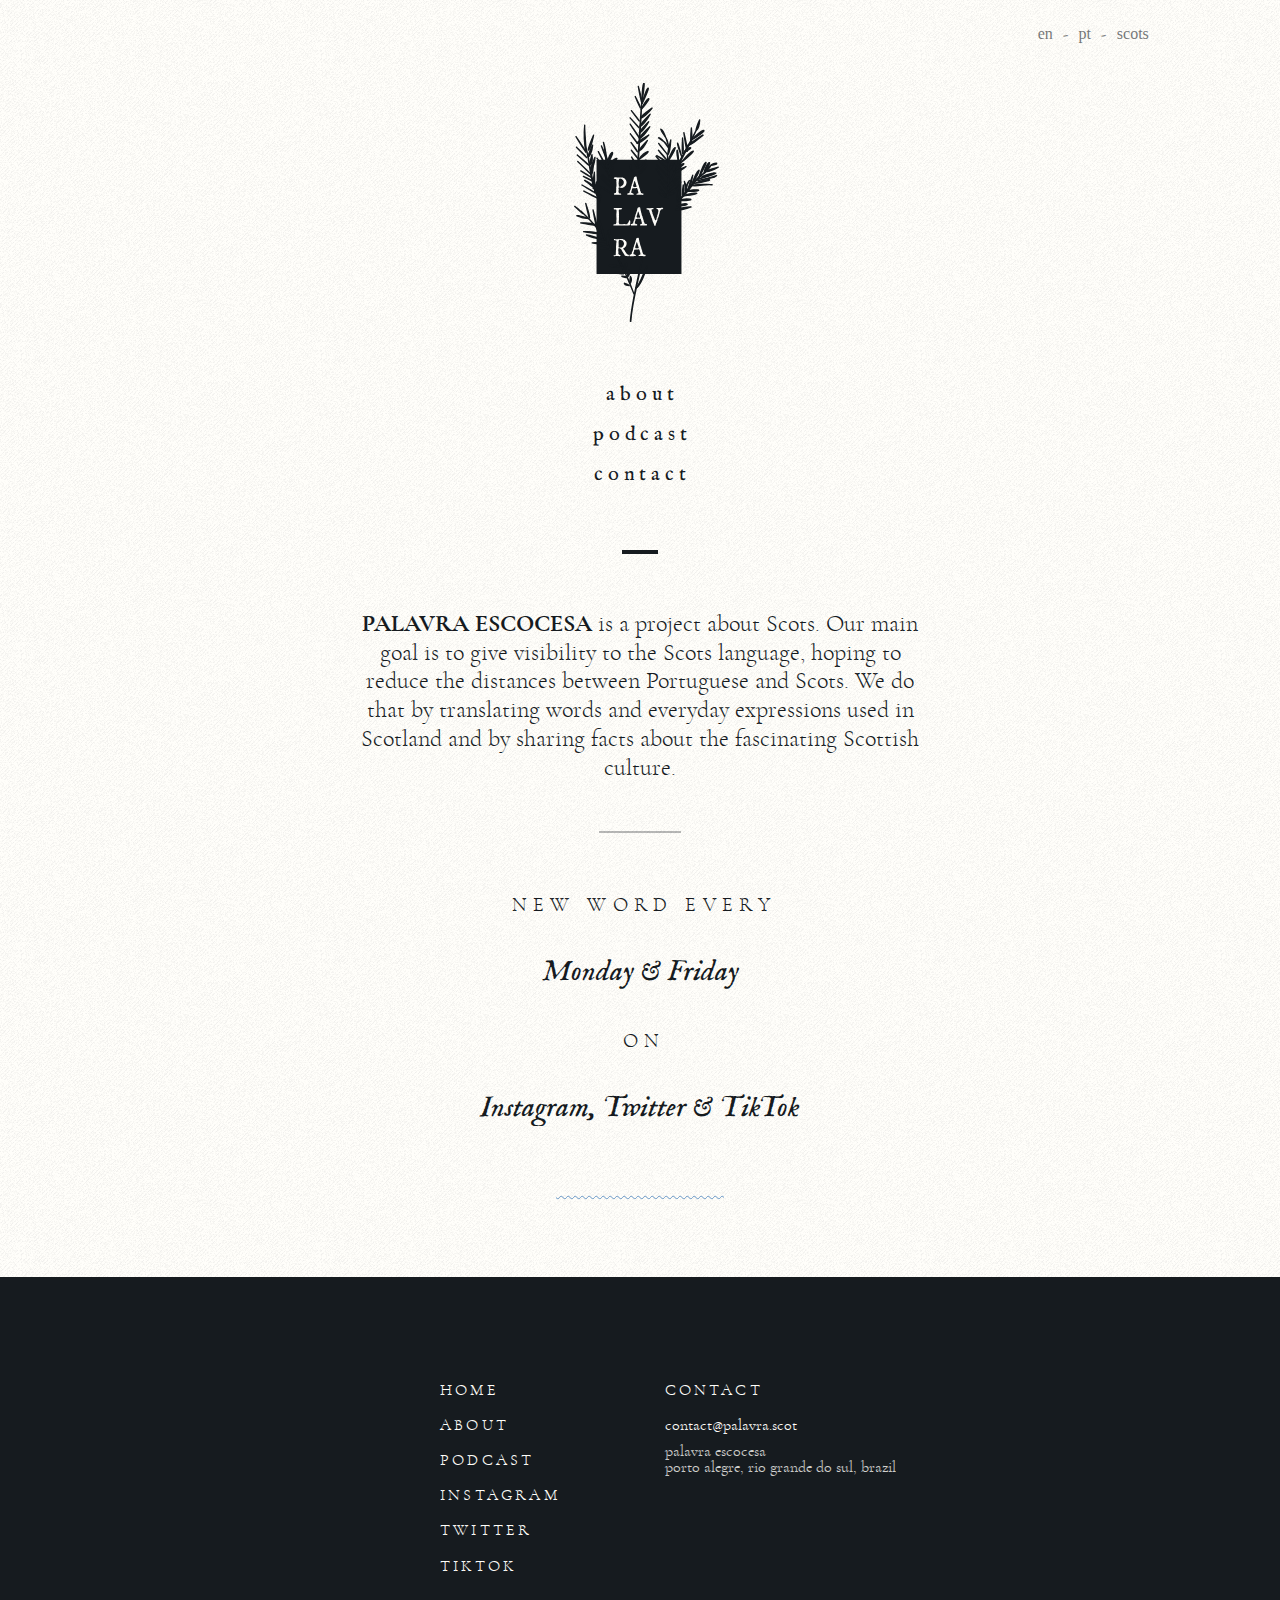
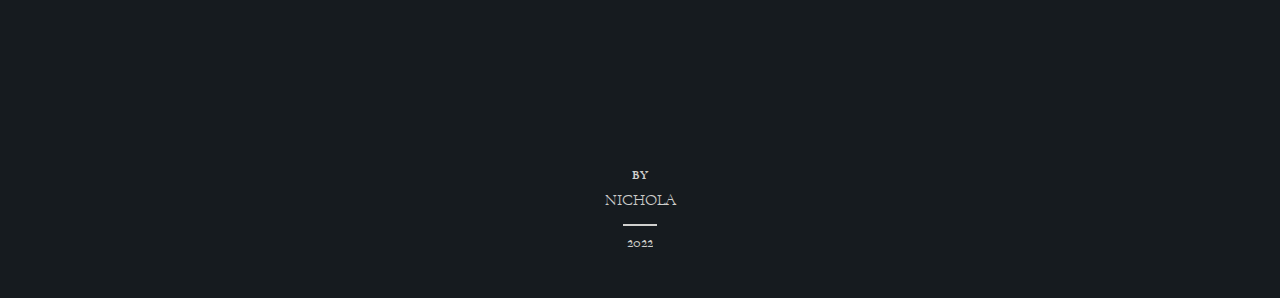
<file: en/index.html>
<!DOCTYPE html>
<html lang="en">
    <head>
        <meta charset="utf-8">
        <title>palavra escocesa</title>
        <meta name="viewport" content="width=device-width, initial-scale=1.0">
        
        <!-- css -->
        <link href="../resources/css/style.css" rel="stylesheet" type="text/css" />

        <!-- icon -->
        <link rel="icon" href="../resources/images/favicon-square.png" type="image/x-icon">

        <!-- twitter info -->
        <meta name="twitter:card" content="summary">
        <meta name="twitter:site" content="@palavraescocesa">
        <meta name="twitter:title" content="palavra escocesa">
        <meta name="twitter:description" content="learn more about scots and the scottish culture.">
        <meta name="twitter:image" content="https://palavra.scot/resources/images/site-feature.png">
        <meta name="twitter:image:alt" content="palavra escocesa logo">

        <!-- open graph info -->
        <meta property="og:locale" content="pt_br">
        <meta property="og:site_name" content="palavra escocesa">
        <meta property="og:type" content="article">
        <meta property="og:title" content="palavra escocesa">
        <meta property="og:url" content="https://palavra.scot/en">
        <meta property="og:description" content="learn more about scots and the scottish culture.">
    </head>
    <body>
        <nav id="header-idioms">
            <a href="https://palavra.scot/en" id="language-english">en</a>
            <p class="idiom-divider">-</p>
            <a href="https://palavra.scot" id="language-portuguese">pt</a>
            <p class="idiom-divider">-</p>
            <a href="https://palavra.scot/scots" id="language-scots">scots</a>
        </nav>
        <header>
            <div class="logo"> 
                <a href="https://palavra.scot/en" id="palavra-logo">
                    <img src="../resources/images/palavra.svg" alt="palavra escocesa logo:  
                    'palavra' is written in front of a branch of scots pine." class="logo-image"/>
                </a>
                <div class="contrast-with-logo"></div>
            </div>
            <nav class="menu">
                <ul>
                    <li class="menu-item">
                        <a href="https://palavra.scot/en/about" id="menu-sobre">about</a>
                    </li>
                    <li class="menu-item">
                        <a href="https://palavra.scot/en/podcast" id="menu-escoces">podcast</a>
                    </li>
                    <li class="menu-item">
                        <a href="https://palavra.scot/en/contact" id="menu-contato">contact</a>
                    </li>
                </ul>
            </nav>
            <hr class="divider header-divider">
        </header>
        <div class="description">
            <span class="first-word">Palavra Escocesa </span><p class="plain-text">is a project about Scots.
                Our main goal is to give visibility to the Scots language,
                hoping to reduce the distances between Portuguese and Scots.
                We do that by translating words and everyday expressions used in Scotland and
                by sharing facts about the fascinating Scottish culture.
            </p>
            <hr class="divider content-divider">
            <p class="announcement-text">new word every</p>
            <span class="accent-text">monday & friday</span>
            <p class="announcement-text">on</p>
            <span class="accent-text">
                <a href="https://instagram.com/palavraescocesa" class="link-in-text" 
                id="instagram-on-text">Instagram</a>,
                <a href="https://twitter.com/palavraescocesa" class="link-in-text" 
                id="twitter-on-text">Twitter</a> & 
                <a href="https://tiktok.com/@palavraescocesa" class="link-in-text" 
                id="tiktok-on-text">TikTok</a>
            </span>
            <div class="wavy-divider">&nbsp;&nbsp;</div>  
        </div>
        <footer>
            <div class="footer-content">
                <div class="footer-column">
                    <ul>
                        <li>
                            <a href="https://palavra.scot/en" 
                            id="footer-pagina-inicial">home</a>
                        </li>
                        <li>
                            <a href="https://palavra.scot/en/about" 
                            id="footer-sobre">about</a>
                        </li>
                        <li>
                            <a href="https://palavra.scot/en/podcast" 
                            id="footer-podcast">podcast</a>
                        </li>
                        <li>
                            <a target="_blank" href="https://instagram.com/palavraescocesa" 
                            id="footer-instagram">instagram</a>
                        </li>
                        <li>
                            <a target="_blank" href="https://twitter.com/palavraescocesa"
                            id="footer-twitter">twitter</a>
                        </li>
                        <li>
                            <a target="_blank" href="https://tiktok.com/@palavraescocesa"
                            id="footer-tiktok">tiktok</a>
                        </li>
                    </ul>
                </div>
                <div class="footer-column">
                    <ul>
                        <li>
                            <a href="https://palavra.scot/en/contact"
                            id="footer-contato">contact</a>
                        </li>
                        <li>
                            <p>
                                <a href="mailto:contact@palavra.scot" class="email"
                                id="footer-email">contact@palavra.scot</a>
                            </p>
                            <p id="footer-paragraph">
                                palavra escocesa
                                <br>
                                porto alegre, rio grande do sul, brazil
                            </p>
                            </a>
                        </li>
                    </ul>
                </div>
                <div class="footer-column footer-idioms">
                    <ul>
                        <li>
                            website language
                        </li>
                        <li>
                            <a href="https://palavra.scot/en" id="footer-language-english">english</a>
                        </li>
                        <li>
                            <a href="https://palavra.scot" id="footer-language-portuguese">português</a>
                        </li>
                        <li>
                            <a href="https://palavra.scot/scots" id="footer-language-scots">scots</a>
                        </li>
                    </ul>
                </div>
            </div>
            <p id="credits">
                <br>
                <span class="conjunction">by</span>
                <br>
                Nichola
            </p>
            <hr class="footer-divider">
            <p class="footer-year">2022</p>
        </footer>
    </body>
</html>
</file>
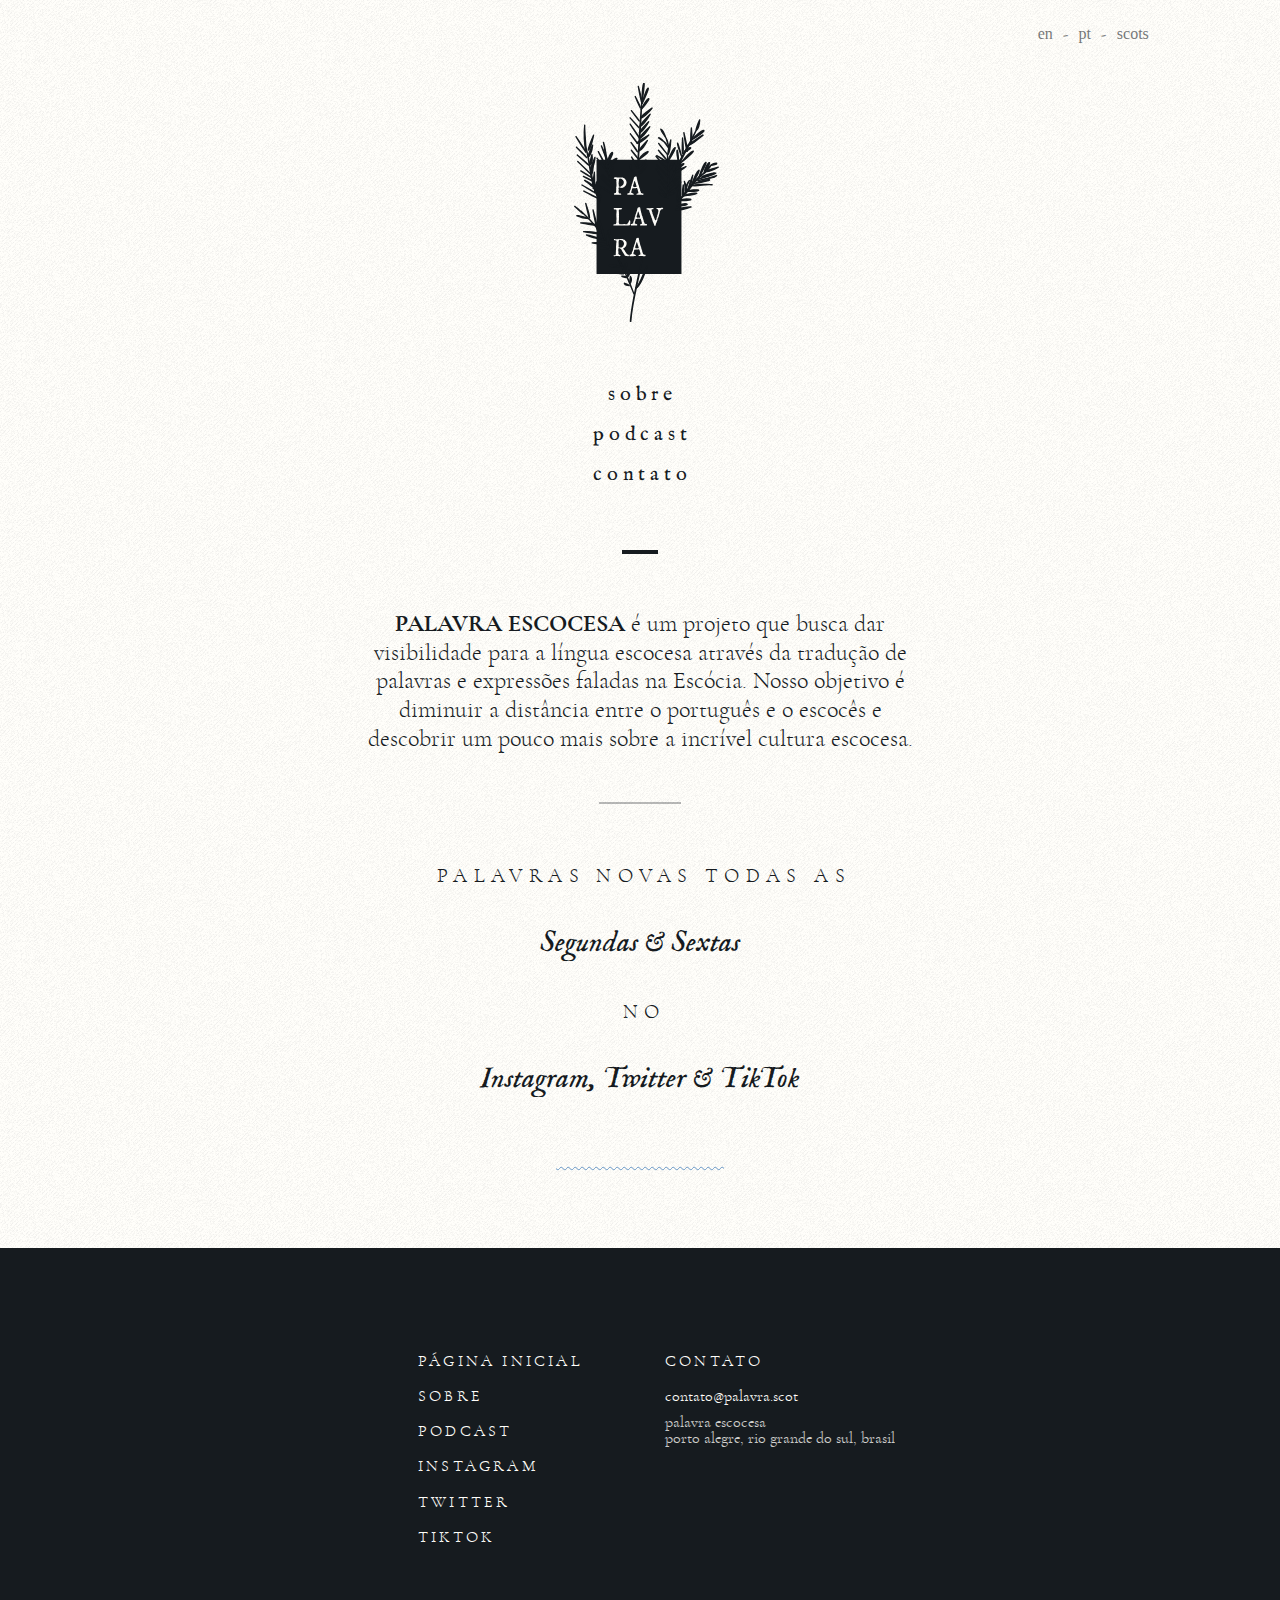
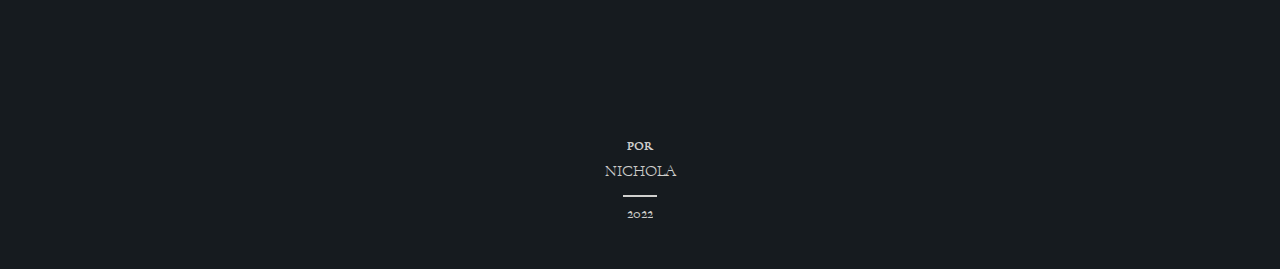
<file: pt/index.html>
<!DOCTYPE html>
<html lang="pt-BR">
    <head>
        <meta charset="utf-8">
        <title>palavra escocesa</title>
        <meta name="viewport" content="width=device-width, initial-scale=1.0">
        
        <!-- css -->
        <link href="../resources/css/style.css" rel="stylesheet" type="text/css" />

        <!-- icon -->
        <link rel="icon" href="../resources/images/favicon-square.png" type="image/x-icon">

        <!-- twitter info -->
        <meta name="twitter:card" content="summary">
        <meta name="twitter:site" content="@palavraescocesa">
        <meta name="twitter:title" content="palavra escocesa">
        <meta name="twitter:description" content="aprenda sobre a língua e a cultura escocesa.">
        <meta name="twitter:image" content="https://palavra.scot/resources/images/site-feature.png">
        <meta name="twitter:image:alt" content="logotipo do palavra escocesa">

        <!-- open graph info -->
        <meta property="og:locale" content="pt_br">
        <meta property="og:site_name" content="palavra escocesa">
        <meta property="og:type" content="article">
        <meta property="og:title" content="palavra escocesa">
        <meta property="og:url" content="https://palavra.scot/">
        <meta property="og:description" content="aprenda sobre a língua e a cultura escocesa.">
    </head>
    <body>
        <nav id="header-idioms">
            <a href="https://palavra.scot/en" id="language-english">en</a>
            <p class="idiom-divider">-</p>
            <a href="https://palavra.scot" id="language-portuguese">pt</a>
            <p class="idiom-divider">-</p>
            <a href="https://palavra.scot/scots" id="language-scots">scots</a>
        </nav>
            <header>
                <div class="logo"> 
                    <a href="https://palavra.scot" id="palavra-logo">
                        <img src="../resources/images/palavra.svg" alt="logotipo do palavra escocesa: 
                        'palavra' escrito na frente de um ramo de pinheiro escocês." class="logo-image"/>
                    </a>
                    <div class="contrast-with-logo"></div>
                </div>
                <nav class="menu">
                    <ul>
                        <li class="menu-item">
                            <a href="https://palavra.scot/sobre" id="menu-sobre">sobre</a>
                        </li>
                        <li class="menu-item">
                            <a href="https://palavra.scot/podcast" id="menu-podcast">podcast</a>
                        </li>
                        <!-- <li class="menu-item">
                            <a href="/a-lingua-escocesa"
                            id="menu-escoces">a língua escocesa</a>
                        </li>
                        <li class="menu-item">
                            <a href="/recomendacoes"
                            id="menu-recomendacoes">recomendações</a>
                        </li> -->
                        <li class="menu-item">
                            <a href="https://palavra.scot/contato" id="menu-contato">contato</a>
                        </li>
                    </ul>
                </nav>
                <hr class="divider header-divider">
            </header>
            <div class="description">
                <span class="first-word">Palavra Escocesa </span><p class="plain-text">é um projeto que busca dar visibilidade para a língua escocesa através 
                    da tradução de palavras e expressões faladas na Escócia. Nosso objetivo é diminuir a distância entre o 
                    português e o escocês e descobrir um pouco mais sobre a incrível cultura escocesa.
                </p>
                <hr class="divider content-divider">
                <p class="announcement-text">Palavras novas todas as</p>
                <span class="accent-text">segundas & sextas</span>
                <p class="announcement-text">no</p>
                <span class="accent-text">
                    <a href="https://instagram.com/palavraescocesa" class="link-in-text" 
                    id="instagram-on-text">Instagram</a>,
                    <a href="https://twitter.com/palavraescocesa" class="link-in-text" 
                    id="twitter-on-text">Twitter</a> & 
                    <a href="https://tiktok.com/@palavraescocesa" class="link-in-text" 
                    id="tiktok-on-text">TikTok</a>
                </span>
                <div class="wavy-divider">&nbsp;&nbsp;</div>  
            </div>
        <footer>
            <div class="footer-content">
                <div class="footer-column">
                    <ul>
                        <li>
                            <a href="https://palavra.scot" 
                            id="footer-pagina-inicial">página inicial</a>
                        </li>
                        <li>
                            <a href="https://palavra.scot/sobre" 
                            id="footer-sobre">sobre</a>
                        </li>
                        <li>
                            <a href="https://palavra.scot/podcast" 
                            id="footer-podcast">podcast</a>
                        </li>
                        <li>
                            <a target="_blank" href="https://instagram.com/palavraescocesa" 
                            id="footer-instagram">instagram</a>
                        </li>
                        <li>
                            <a target="_blank" href="https://twitter.com/palavraescocesa"
                            id="footer-twitter">twitter</a>
                        </li>
                        <li>
                            <a target="_blank" href="https://tiktok.com/@palavraescocesa"
                            id="footer-tiktok">tiktok</a>
                        </li>
                    </ul>
                </div>
                <div class="footer-column">
                    <ul>
                        <li>
                            <a href="https://palavra.scot/contato"
                            id="footer-contato">contato</a>
                        </li>
                        <li>
                            <p>
                                <a href="mailto:contato@palavra.scot" class="email"
                                id="footer-email">contato@palavra.scot</a>
                            </p>
                            <p id="footer-paragraph">
                                palavra escocesa
                                <br>
                                porto alegre, rio grande do sul, brasil
                            </p>
                            </a>
                        </li>
                    </ul>
                </div>
                <div class="footer-column footer-idioms">
                    <ul>
                        <li>
                            idioma do site
                        </li>
                        <li>
                            <a href="https://palavra.scot/en" id="footer-language-english">english</a>
                        </li>
                        <li>
                            <a href="https://palavra.scot" id="footer-language-portuguese">português</a>
                        </li>
                        <li>
                            <a href="https://palavra.scot/scots" id="footer-language-scots">scots</a>
                        </li>
                    </ul>
                </div>
            </div>
            <p id="credits">
                <br>
                <span class="conjunction">por</span>
                <br>
                Nichola
            </p>
            <hr class="footer-divider">
            <p class="footer-year">2022</p>
        </footer>
    </body>
</html>
</file>
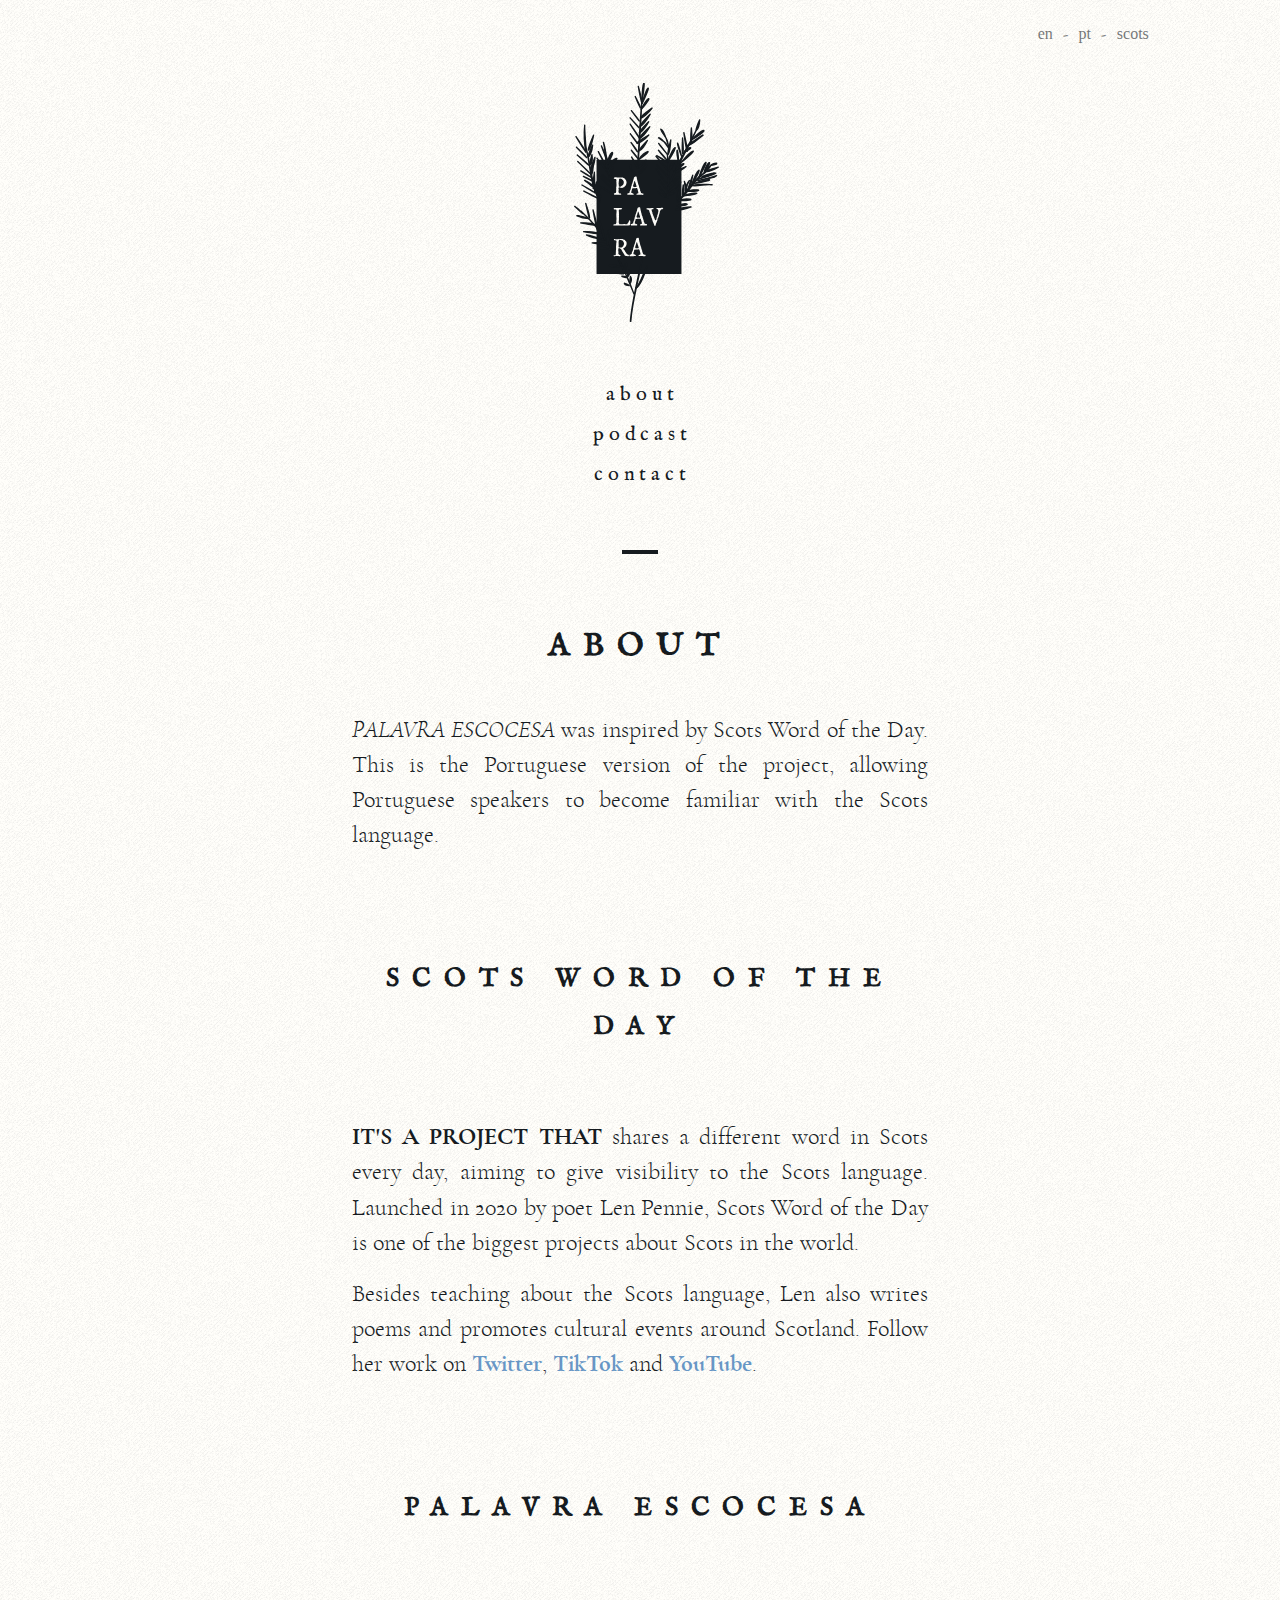
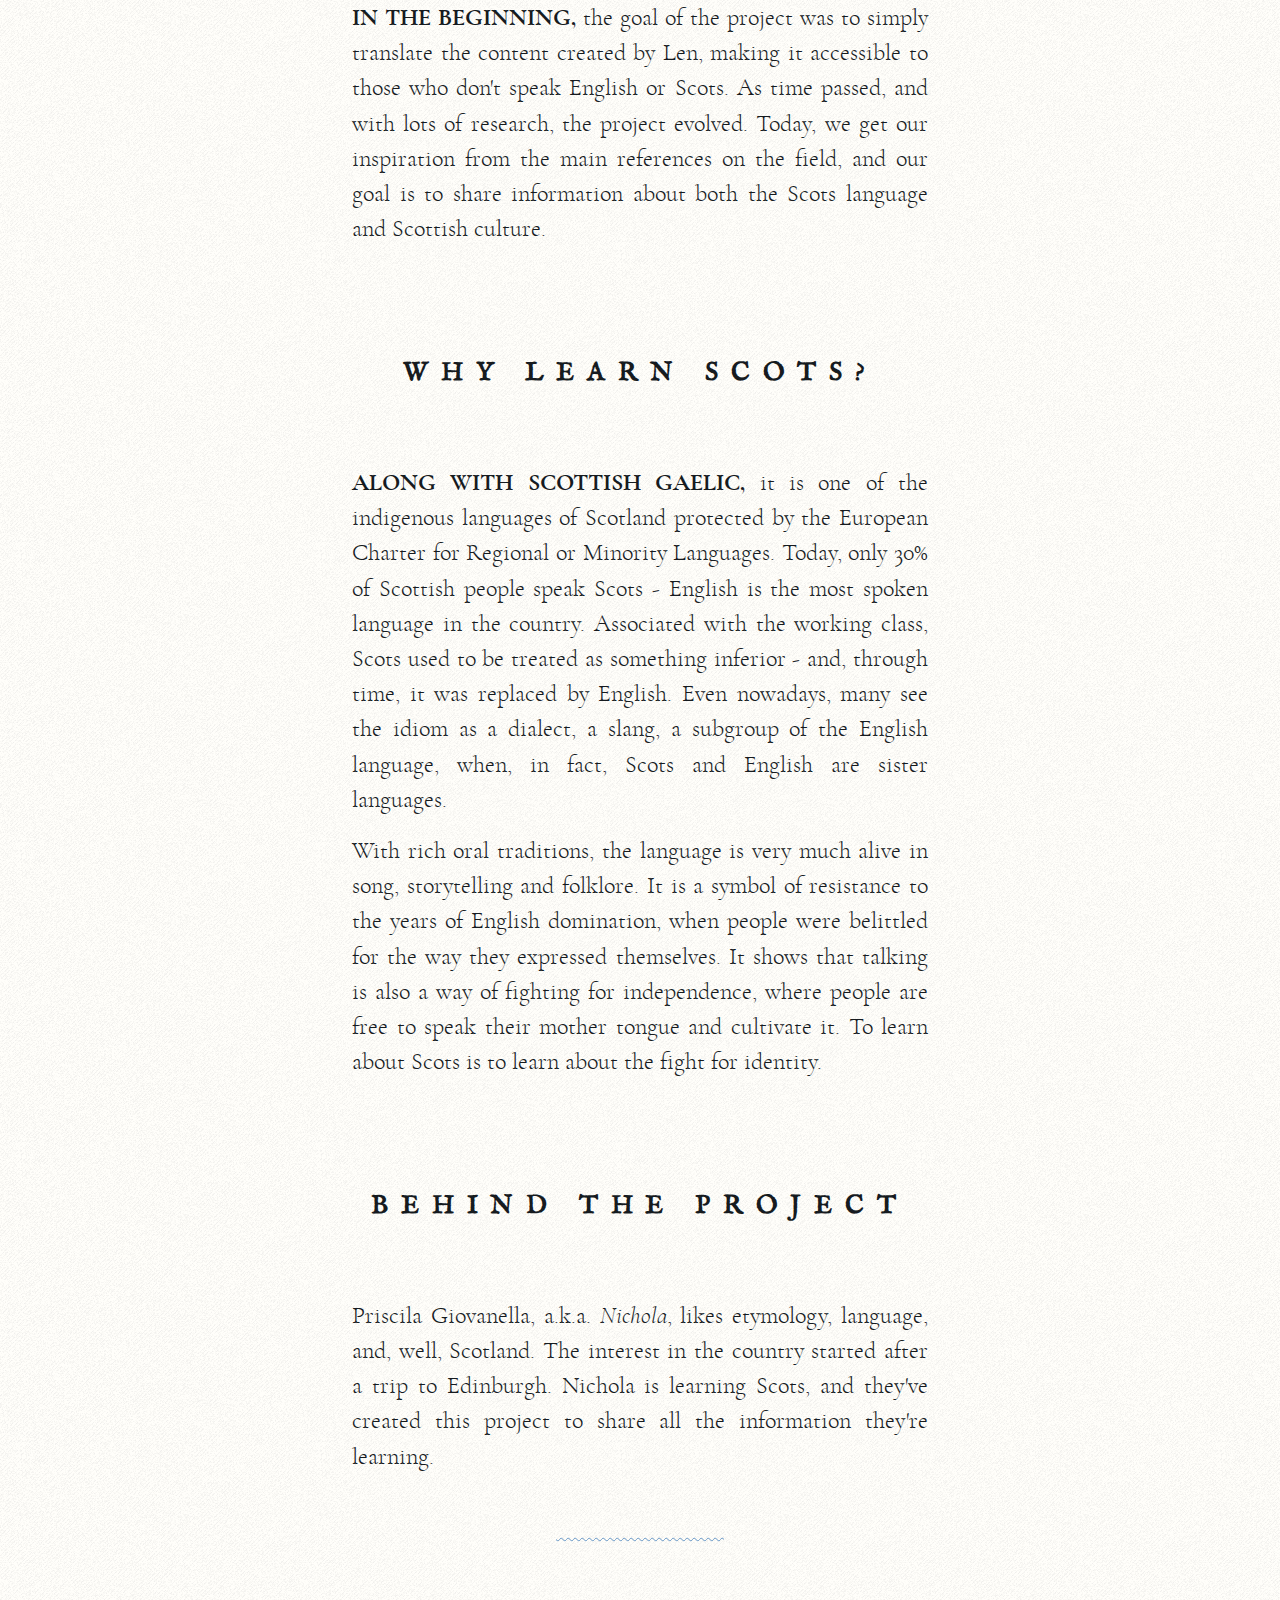
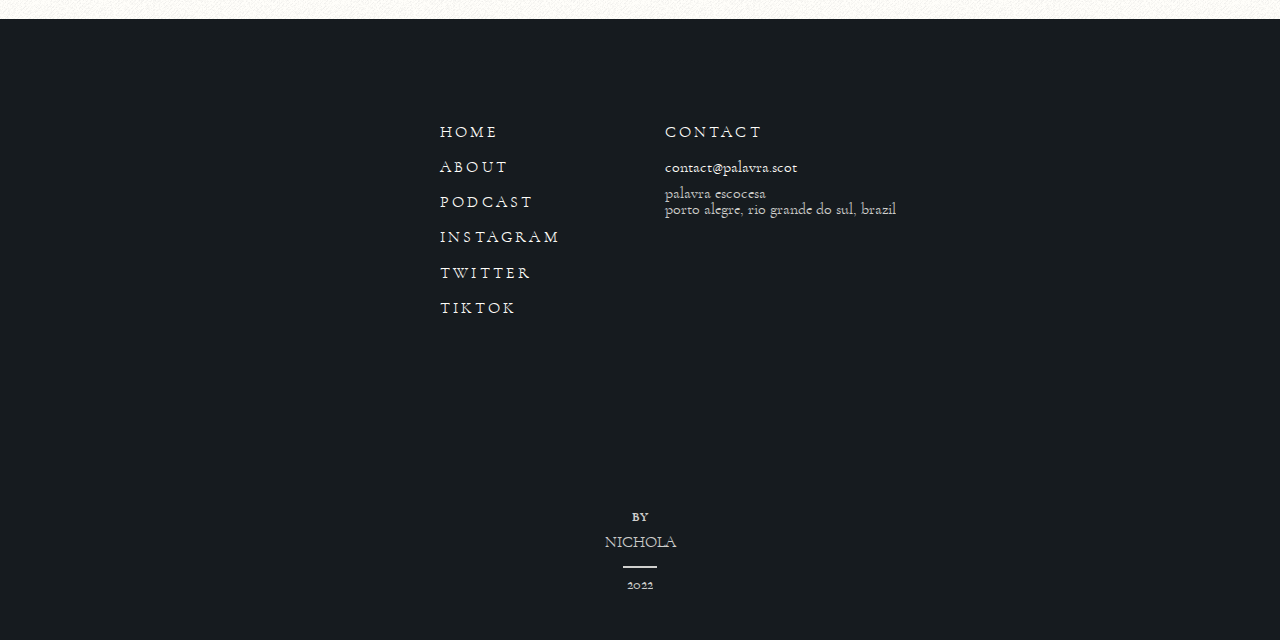
<file: en/about.html>
<!DOCTYPE html>
<html lang="pt-BR">
    <head>
        <meta charset="utf-8">
        <title>about | palavra escocesa</title>
        <meta name="viewport" content="width=device-width, initial-scale=1.0">
        
        <!-- css -->
        <link href="../resources/css/style.css" rel="stylesheet" type="text/css" />
        <link href="../resources/css/page.css" rel="stylesheet" type="text/css" />

        <!-- icon -->
        <link rel="icon" href="../resources/images/favicon-square.png" type="image/x-icon">

        <!-- twitter info -->
        <meta name="twitter:card" content="summary">
        <meta name="twitter:site" content="@palavraescocesa">
        <meta name="twitter:title" content="about | palavra escocesa">
        <meta name="twitter:description" content="learn more about scots and the scottish culture.">
        <meta name="twitter:image" content="https://palavra.scot/resources/images/site-feature.png">
        <meta name="twitter:image:alt" content="logotipo do palavra escocesa">

        <!-- open graph info -->
        <meta property="og:site_name" content="palavra escocesa">
        <meta property="og:type" content="article">
        <meta property="og:title" content="about | palavra escocesa">
        <meta property="og:url" content="https://palavra.scot/">
        <meta property="og:description" content="learn more about scots and the scottish culture.">
    </head>
    <body>
        <nav id="header-idioms">
            <a href="https://palavra.scot/en/about" id="language-english">en</a>
            <p class="idiom-divider">-</p>
            <a href="https://palavra.scot/sobre" id="language-portuguese">pt</a>
            <p class="idiom-divider">-</p>
            <a href="https://palavra.scot/scots/aboot" id="language-scots">scots</a>
        </nav>
        <header>
            <div class="logo"> 
                <a href="https://palavra.scot" id="palavra-logo">
                    <img src="../resources/images/palavra.svg" alt="palavra escocesa logo:  
                    'palavra' is written in front of a branch of scots pine." class="logo-image"/>
                </a>
                <div class="contrast-with-logo"></div>
            </div>
            <nav class="menu">
                <ul>
                    <li class="menu-item">
                        <a href="https://palavra.scot/en/about" id="menu-sobre">about</a>
                    </li>
                    <li class="menu-item">
                        <a href="https://palavra.scot/en/podcast" id="menu-podcast">podcast</a>
                    </li>
                    <li class="menu-item">
                        <a href="https://palavra.scot/en/contact" id="menu-contato">contact</a>
                    </li>
                </ul>
            </nav>
            <hr class="divider header-divider">
        </header>
        <div class="description">
            <h1>About</h1>
            <p class="long-text">
                <span class="first-word italic-text">Palavra Escocesa</span> was inspired by Scots 
                Word of the Day. This is the Portuguese version of the project, allowing Portuguese 
                speakers to become familiar with the Scots language.
            </p>

            <div class="topic">
                <h2>Scots Word of the Day</h2>
                <p class="long-text">
                    <span class="first-word">It's a project that</span> shares a different word in 
                    Scots every day, aiming to give visibility to the Scots language. 
                    Launched in 2020 by poet Len Pennie, Scots Word of the Day is one of the 
                    biggest projects about Scots in the world.
                </p>
                <br>
                <p class="long-text">
                    Besides teaching about the Scots language, Len also writes poems and 
                    promotes cultural events around Scotland. 
                    Follow her work on <a href="https://twitter.com/Lenniesaurus" class="link-in-text">Twitter</a>,
                    <a href="https://tiktok.com/@misspunnypennie" class="link-in-text">TikTok</a> and 
                    <a href="https://www.youtube.com/channel/UCNtTXIIxnGPPi8r1JlIbJgQ" class="link-in-text">YouTube</a>.
                </p>
            </div>

            <div class="topic">
                <h2>Palavra Escocesa</h2>
                <p class="long-text">
                    <span class="first-word">In the beginning,</span> the goal of the project was 
                    to simply translate the content created by Len, making it accessible to those 
                    who don't speak English or Scots. As time passed, and with lots of research, 
                    the project evolved. Today, we get our inspiration from the main references on the field, 
                    and our goal is to share information about both the Scots language and Scottish culture.
                </p>
            </div>

            <div class="topic">
                <h2>Why learn Scots?</h2>

                <p class="long-text">
                    <span class="first-word">Along with Scottish Gaelic,</span> it is one of the indigenous 
                    languages of Scotland protected by the European Charter for Regional or Minority 
                    Languages. Today, only 30% of Scottish people speak Scots - English is the most 
                    spoken language in the country. Associated with the working class, 
                    Scots used to be treated as something inferior - and, through time, it was 
                    replaced by English. Even nowadays, many see the idiom as a dialect, a slang, 
                    a subgroup of the English language, when, in fact, Scots and English are sister languages.
                </p> 
                <br>
                <p class="long-text">
                    With rich oral traditions, the language is very much alive in song, storytelling and 
                    folklore. It is a symbol of resistance to the years of English domination, when people 
                    were belittled for the way they expressed themselves. It shows that talking is also a 
                    way of fighting for independence, where people are free to speak their mother tongue 
                    and cultivate it. To learn about Scots is to learn about the fight for identity.
                </p>
            </div>

            <div class="topic">
                <h2>Behind the Project</h2>
                <p class="long-text">Priscila Giovanella, a.k.a. <span class="italic-text">Nichola</span>,
                    likes etymology, language, and, well, Scotland. The interest in the 
                    country started after a trip to Edinburgh. Nichola is learning Scots, 
                    and they've created this project to share all the information they're learning.
                </p>
            </div>
            <div class="wavy-divider">&nbsp;&nbsp;</div>            
        </div>
        <footer>
            <div class="footer-content">
                <div class="footer-column">
                    <ul>
                        <li>
                            <a href="https://palavra.scot/en" 
                            id="footer-pagina-inicial">home</a>
                        </li>
                        <li>
                            <a href="https://palavra.scot/en/about" 
                            id="footer-sobre">about</a>
                        </li>
                        <li>
                            <a href="https://palavra.scot/en/podcast" 
                            id="footer-podcast">podcast</a>
                        </li>
                        <li>
                            <a target="_blank" href="https://instagram.com/palavraescocesa" 
                            id="footer-instagram">instagram</a>
                        </li>
                        <li>
                            <a target="_blank" href="https://twitter.com/palavraescocesa"
                            id="footer-twitter">twitter</a>
                        </li>
                        <li>
                            <a target="_blank" href="https://tiktok.com/@palavraescocesa"
                            id="footer-tiktok">tiktok</a>
                        </li>
                    </ul>
                </div>
                <div class="footer-column">
                    <ul>
                        <li>
                            <a href="https://palavra.scot/en/contact"
                            id="footer-contato">contact</a>
                        </li>
                        <li>
                            <p>
                                <a href="mailto:contact@palavra.scot" class="email"
                                id="footer-email">contact@palavra.scot</a>
                            </p>
                            <p id="footer-paragraph">
                                palavra escocesa
                                <br>
                                porto alegre, rio grande do sul, brazil
                            </p>
                            </a>
                        </li>
                    </ul>
                </div>
                <div class="footer-column footer-idioms">
                    <ul>
                        <li>
                            website language
                        </li>
                        <li>
                            <a href="https://palavra.scot/en/about" id="footer-language-english">english</a>
                        </li>
                        <li>
                            <a href="https://palavra.scot/sobre" id="footer-language-portuguese">português</a>
                        </li>
                        <li>
                            <a href="https://palavra.scot/scots/aboot" id="footer-language-scots">scots</a>
                        </li>
                    </ul>
                </div>
            </div>
            <p id="credits">
                <br>
                <span class="conjunction">by</span>
                <br>
                Nichola
            </p>
            <hr class="footer-divider">
            <p class="footer-year">2022</p>
        </footer>
    </body>
</html>
</file>
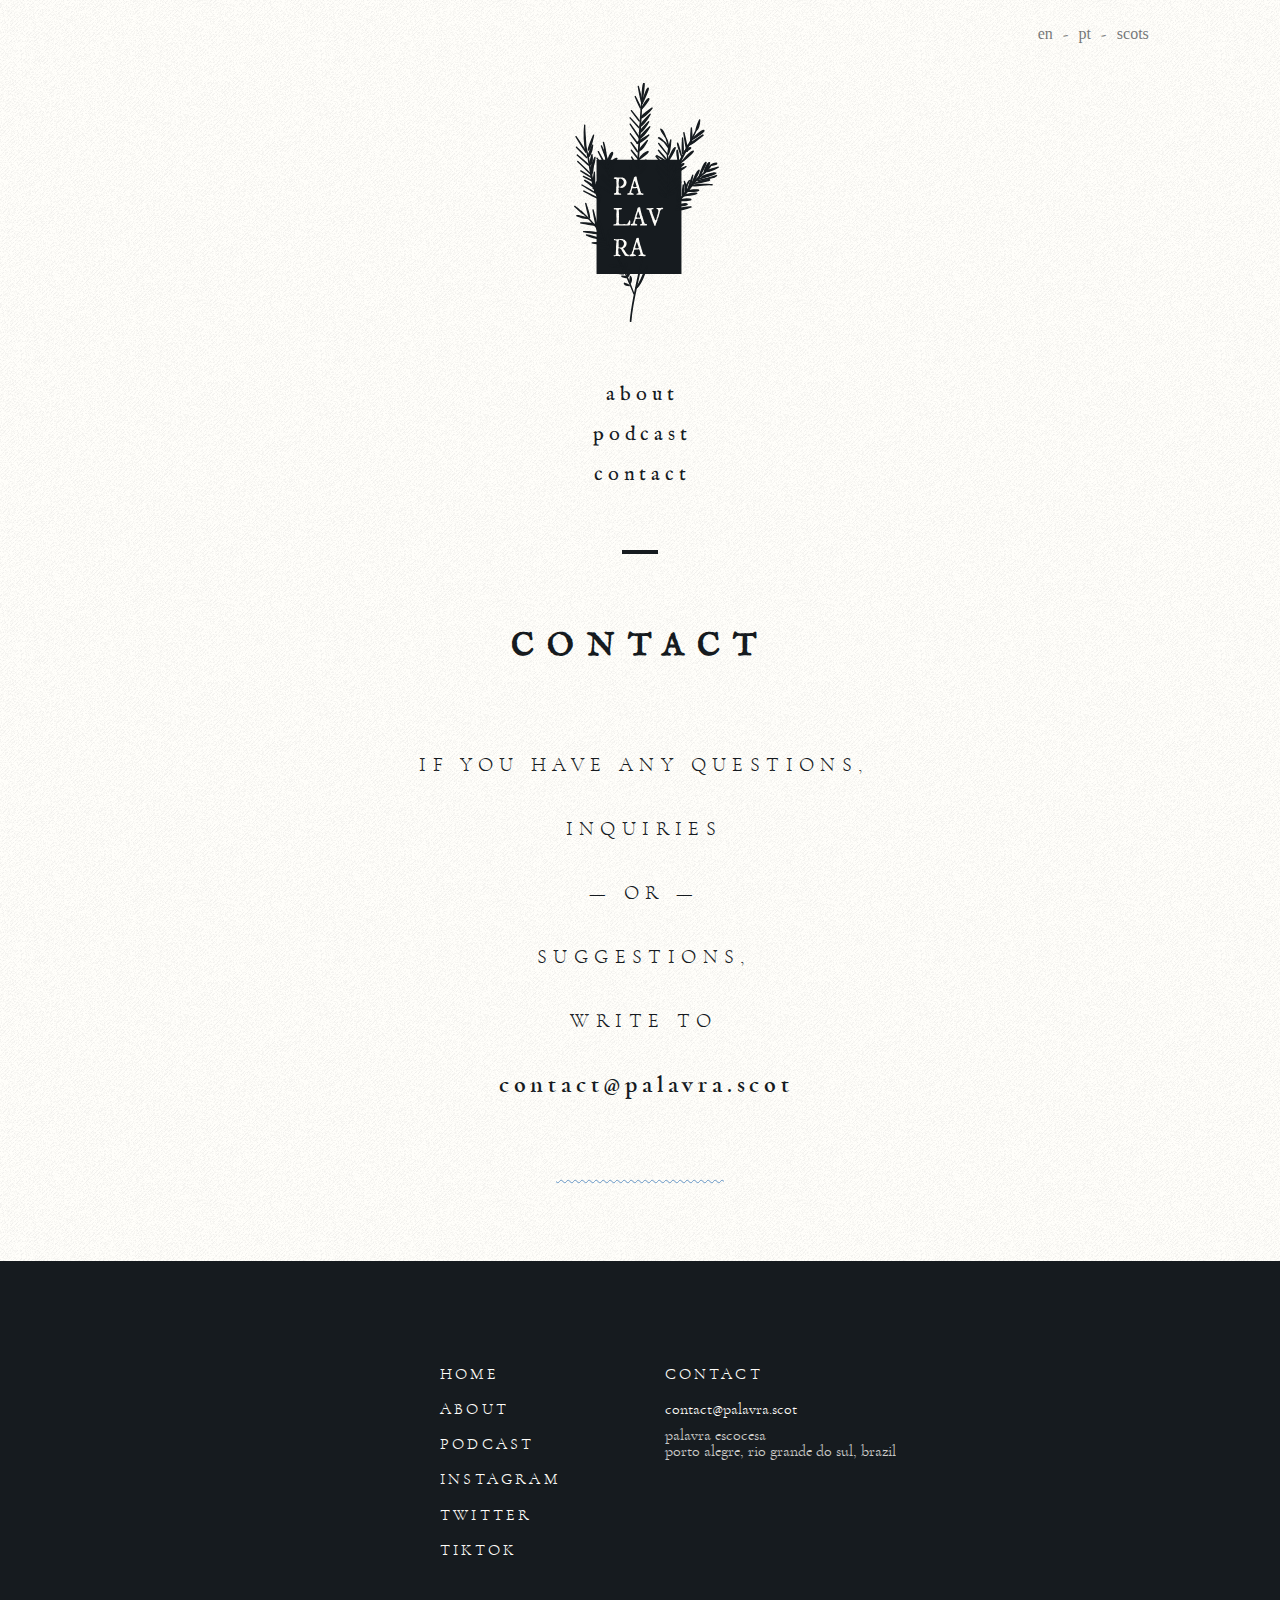
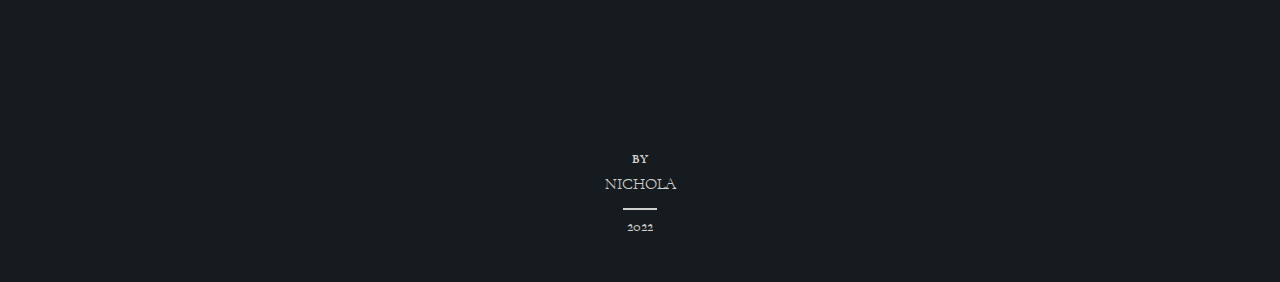
<file: en/contact.html>
<!DOCTYPE html>
<html lang="pt-BR">
    <head>
        <meta charset="utf-8">
        <title>contact | palavra escocesa</title>
        <meta name="viewport" content="width=device-width, initial-scale=1.0">
        
        <!-- css -->
        <link href="../resources/css/style.css" rel="stylesheet" type="text/css" />
        <link href="../resources/css/page.css" rel="stylesheet" type="text/css" />

        <!-- icon -->
        <link rel="icon" href="../resources/images/favicon-square.png" type="image/x-icon">

        <!-- twitter info -->
        <meta name="twitter:card" content="summary">
        <meta name="twitter:site" content="@palavraescocesa">
        <meta name="twitter:title" content="contact | palavra escocesa">
        <meta name="twitter:description" content="learn more about scots and the scottish culture.">
        <meta name="twitter:image" content="https://palavra.scot/resources/images/site-feature.png">
        <meta name="twitter:image:alt" content="logotipo do palavra escocesa">

        <!-- open graph info -->
        <meta property="og:site_name" content="palavra escocesa">
        <meta property="og:type" content="article">
        <meta property="og:title" content="contact | palavra escocesa">
        <meta property="og:url" content="https://palavra.scot/">
        <meta property="og:description" content="learn more about scots and the scottish culture.">
    </head>
    <body>
        <nav id="header-idioms">
            <a href="https://palavra.scot/en/contact" id="language-english">en</a>
            <p class="idiom-divider">-</p>
            <a href="https://palavra.scot/contato" id="language-portuguese">pt</a>
            <p class="idiom-divider">-</p>
            <a href="https://palavra.scot/scots/contact" id="language-scots">scots</a>
        </nav>
        <header>
            <div class="logo"> 
                <a href="https://palavra.scot" id="palavra-logo">
                    <img src="../resources/images/palavra.svg" alt="palavra escocesa logo:  
                    'palavra' is written in front of a branch of scots pine." class="logo-image"/>
                </a>
                <div class="contrast-with-logo"></div>
            </div>
            <nav class="menu">
                <ul>
                    <li class="menu-item">
                        <a href="https://palavra.scot/en/about" id="menu-sobre">about</a>
                    </li>
                    <li class="menu-item">
                        <a href="https://palavra.scot/en/podcast" id="menu-podcast">podcast</a>
                    </li>
                    <li class="menu-item">
                        <a href="https://palavra.scot/en/contact" id="menu-contato">contact</a>
                    </li>
                </ul>
            </nav>
            <hr class="divider header-divider">
        </header>
        <div class="description">
            <h1>Contact</h1>
            <div class="announcement-text">
                <p>
                    If you have any questions,
                    <br>
                    inquiries
                    <br class="conjunction">
                    — or —
                    <br>
                    suggestions,
                    <br>
                    write to
                    <span id="email-on-text">
                        <a href="mailto:contato@palavra.scot">
                            contact@palavra.scot</a>
                    </span>
            </p>  
            </div>  
            <div class="wavy-divider">&nbsp;&nbsp;</div>  
        </div>
        <footer>
            <div class="footer-content">
                <div class="footer-column">
                    <ul>
                        <li>
                            <a href="https://palavra.scot/en" 
                            id="footer-pagina-inicial">home</a>
                        </li>
                        <li>
                            <a href="https://palavra.scot/en/about" 
                            id="footer-sobre">about</a>
                        </li>
                        <li>
                            <a href="https://palavra.scot/en/podcast" 
                            id="footer-podcast">podcast</a>
                        </li>
                        <li>
                            <a target="_blank" href="https://instagram.com/palavraescocesa" 
                            id="footer-instagram">instagram</a>
                        </li>
                        <li>
                            <a target="_blank" href="https://twitter.com/palavraescocesa"
                            id="footer-twitter">twitter</a>
                        </li>
                        <li>
                            <a target="_blank" href="https://tiktok.com/@palavraescocesa"
                            id="footer-tiktok">tiktok</a>
                        </li>
                    </ul>
                </div>
                <div class="footer-column">
                    <ul>
                        <li>
                            <a href="https://palavra.scot/en/contact"
                            id="footer-contato">contact</a>
                        </li>
                        <li>
                            <p>
                                <a href="mailto:contact@palavra.scot" class="email"
                                id="footer-email">contact@palavra.scot</a>
                            </p>
                            <p id="footer-paragraph">
                                palavra escocesa
                                <br>
                                porto alegre, rio grande do sul, brazil
                            </p>
                            </a>
                        </li>
                    </ul>
                </div>
                <div class="footer-column footer-idioms">
                    <ul>
                        <li>
                            website language
                        </li>
                        <li>
                            <a href="https://palavra.scot/en/contact" id="footer-language-english">english</a>
                        </li>
                        <li>
                            <a href="https://palavra.scot/contato" id="footer-language-portuguese">português</a>
                        </li>
                        <li>
                            <a href="https://palavra.scot/scots/contact" id="footer-language-scots">scots</a>
                        </li>
                    </ul>
                </div>
            </div>
            <p id="credits">
                <br>
                <span class="conjunction">by</span>
                <br>
                Nichola
            </p>
            <hr class="footer-divider">
            <p class="footer-year">2022</p>
        </footer>
    </body>
</html>
</file>
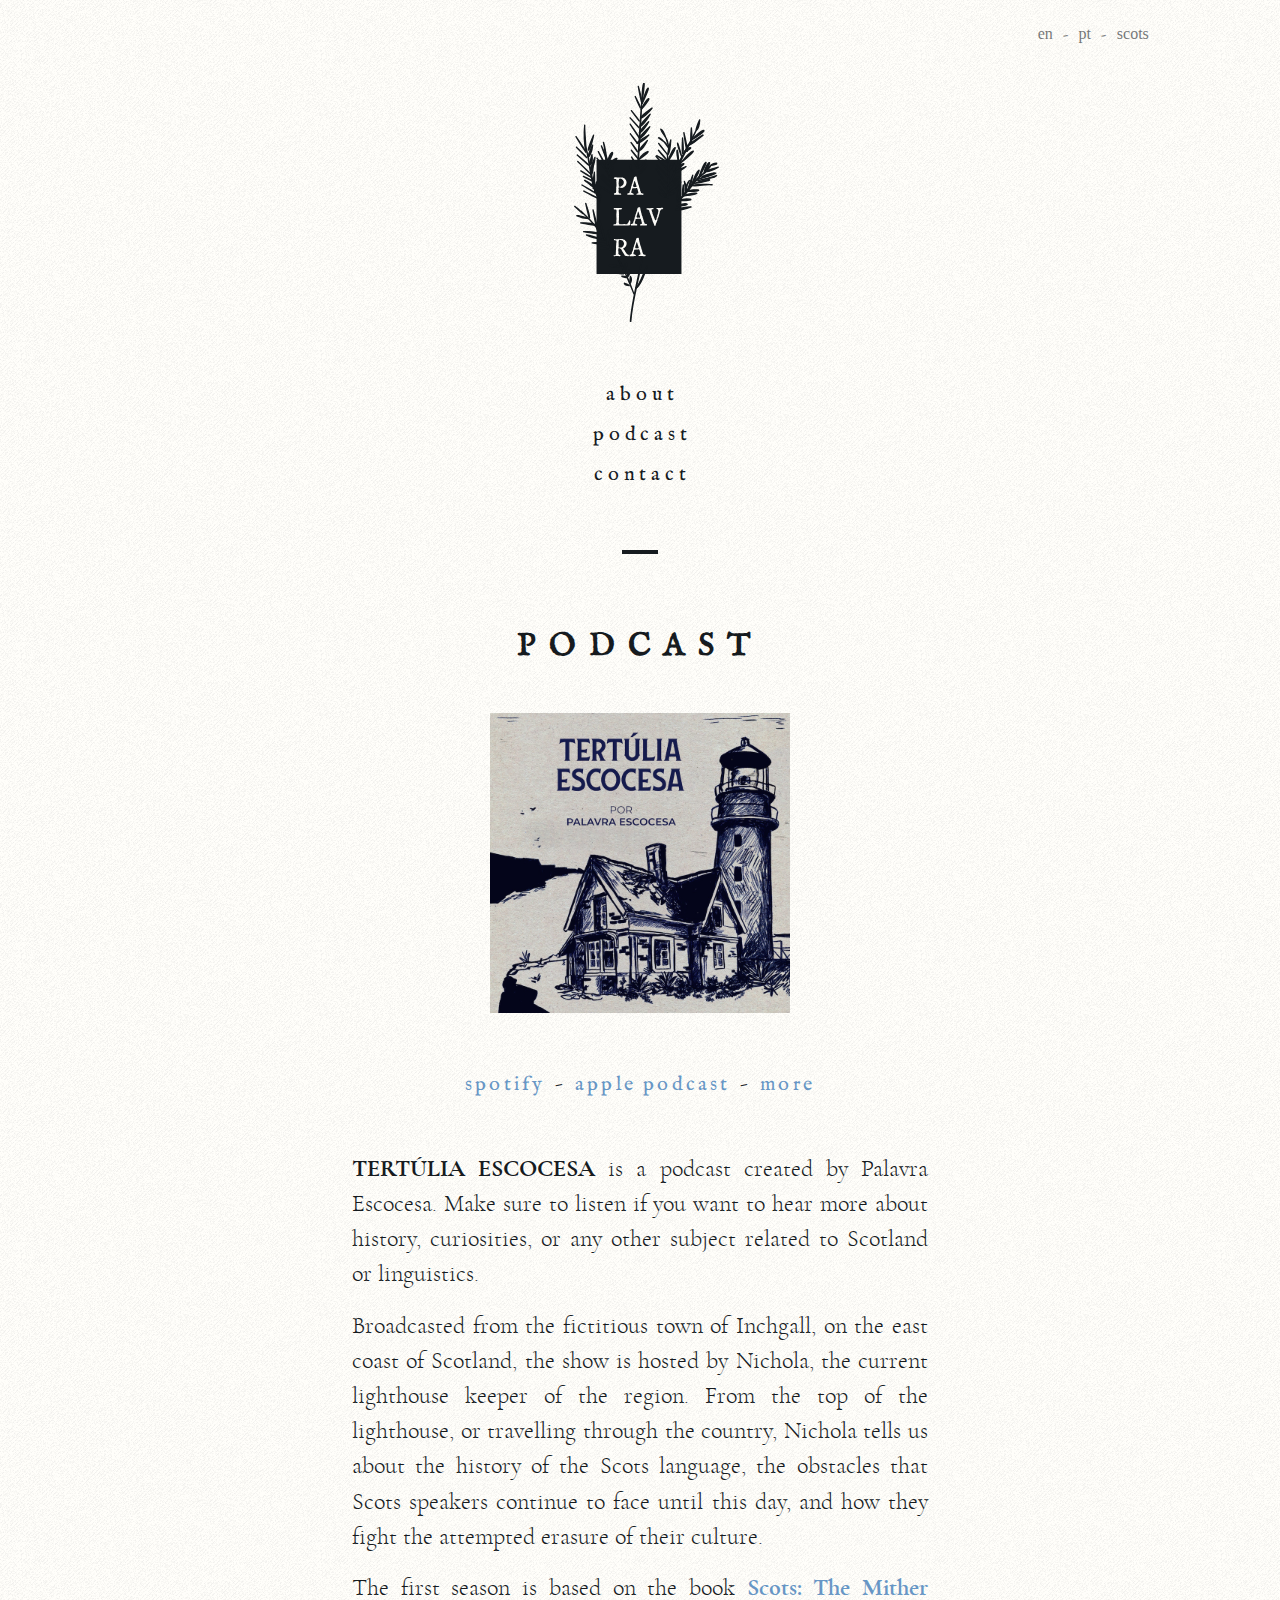
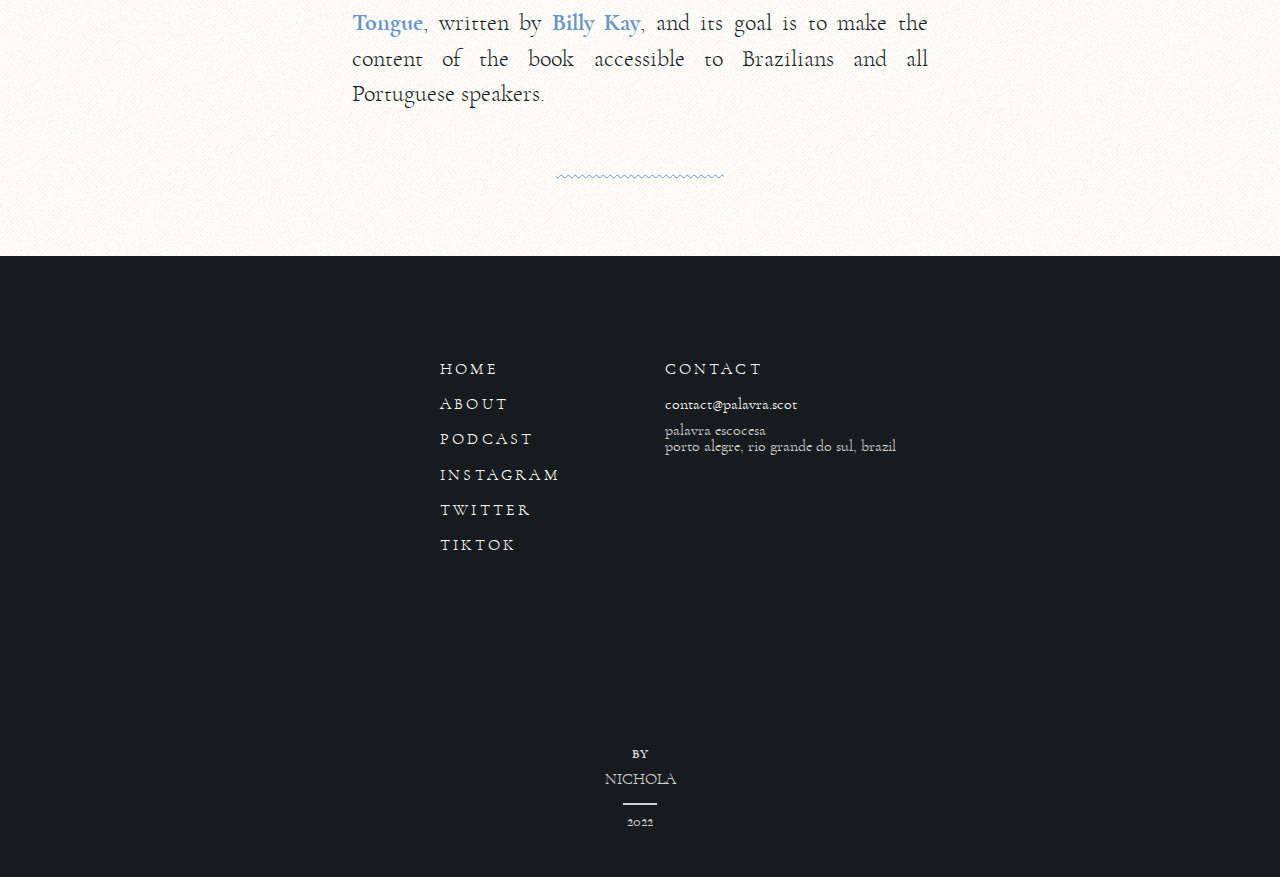
<file: en/podcast.html>
<!DOCTYPE html>
<html lang="en">
    <head>
        <meta charset="utf-8">
        <title>podcast | palavra escocesa</title>
        <meta name="viewport" content="width=device-width, initial-scale=1.0">
        
        <!-- css -->
        <link href="../resources/css/style.css" rel="stylesheet" type="text/css" />
        <link href="../resources/css/page.css" rel="stylesheet" type="text/css" />

        <!-- icon -->
        <link rel="icon" href="../resources/images/favicon-square.png" type="image/x-icon">

        <!-- twitter info -->
        <meta name="twitter:card" content="summary">
        <meta name="twitter:site" content="@palavraescocesa">
        <meta name="twitter:title" content="podcast | palavra escocesa">
        <meta name="twitter:description" content="learn more about scots and the scottish culture.">
        <meta name="twitter:image" content="https://palavra.scot/resources/images/site-feature.png">
        <meta name="twitter:image:alt" content="palavra escocesa logo">

        <!-- open graph info -->
        <meta property="og:site_name" content="palavra escocesa">
        <meta property="og:type" content="article">
        <meta property="og:title" content="podcast | palavra escocesa">
        <meta property="og:url" content="https://palavra.scot/en">
        <meta property="og:description" content="learn more about scots and the scottish culture.">
    </head>
    <body>
        <nav id="header-idioms">
            <a href="https://palavra.scot/en/podcast" id="language-english">en</a>
            <p class="idiom-divider">-</p>
            <a href="https://palavra.scot/podcast" id="language-portuguese">pt</a>
            <p class="idiom-divider">-</p>
            <a href="https://palavra.scot/scots/podcast" id="language-scots">scots</a>
        </nav>
        <header>
            <div class="logo"> 
                <a href="https://palavra.scot/en" id="palavra-logo">
                    <img src="../resources/images/palavra.svg" alt="palavra escocesa logo:  
                    'palavra' is written in front of a branch of scots pine." class="logo-image"/>
                </a>
                <div class="contrast-with-logo"></div>
            </div>
            <nav class="menu">
                <ul>
                    <li class="menu-item">
                        <a href="https://palavra.scot/en/about" id="menu-sobre">about</a>
                    </li>
                    <li class="menu-item">
                        <a href="https://palavra.scot/en/podcast" id="menu-podcast">podcast</a>
                    </li>
                    <li class="menu-item">
                        <a href="https://palavra.scot/en/contact" id="menu-contato">contact</a>
                    </li>
                </ul>
            </nav>
            <hr class="divider header-divider">
        </header>
        <div class="description">
            <h1>Podcast</h1>
            <a target="_blank" href="https://www.anchor.fm/palavra-escocesa">
                <img src="../resources/images/podcast-cover.png" id="podcast-cover" 
                alt="Tertúlia Escocesa podcast cover, by Palavra Escocesa. It portrays a hand-drawn 
                lighthouse on a cliff, with a house on its side, the sea, cliffs on the background and birds
                flying in the sky." />
            </a>
            <p class="long-text link-hub link-hub-web">
                <a target="_blank" href="" class="link-in-text">Spotify</a> -  
                <a target="_blank" href="" class="link-in-text">Apple Podcast</a> - 
                <a target="_blank" href="https://www.anchor.fm/palavra-escocesa" class="link-in-text">More</a>
            </p>
            <p class="long-text link-hub link-hub-mobile">
                <a target="_blank" href="" class="link-in-text">Spotify</a>
                <br /> 
                <a target="_blank" href="" class="link-in-text">Apple Podcast</a>
                <br /> 
                <a target="_blank" href="https://www.anchor.fm/palavra-escocesa" class="link-in-text">More</a>
            </p>
            <p class="long-text">
                <span class="first-word">Tertúlia Escocesa</span> is a podcast created by Palavra Escocesa. Make sure to   
                listen if you want to hear more about history, curiosities, or any other subject related to Scotland or 
                linguistics.</p>
            <br>
            <p class="long-text">
                Broadcasted from the fictitious town of Inchgall, on the east coast of Scotland, the show is hosted by 
                Nichola, the current lighthouse keeper of the region. From the top of the lighthouse, 
                or travelling through the country, Nichola tells us about the history of the Scots language,
                the obstacles that Scots speakers continue to face until this day, and how they fight the attempted erasure of 
                their culture.</p>
            <br>
            <p class="long-text">
                The first season is based on the book  
                <a href="https://www.audible.com/pd/Scots-The-Mither-Tongue-Audiobook/B09LXHX36X" class="link-in-text">
                    Scots: The Mither Tongue</a>, 
                written by 
                <a href="https://twitter.com/billykayscot" class="link-in-text">Billy Kay</a>, 
                and its goal is to make the content of the book accessible to Brazilians and all 
                Portuguese speakers.</p>
            <div class="wavy-divider">&nbsp;&nbsp;</div>            
        </div>
        <footer>
            <div class="footer-content">
                <div class="footer-column">
                    <ul>
                        <li>
                            <a href="https://palavra.scot/en" 
                            id="footer-pagina-inicial">home</a>
                        </li>
                        <li>
                            <a href="https://palavra.scot/en/about" 
                            id="footer-sobre">about</a>
                        </li>
                        <li>
                            <a href="https://palavra.scot/en/podcast" 
                            id="footer-podcast">podcast</a>
                        </li>
                        <li>
                            <a target="_blank" href="https://instagram.com/palavraescocesa" 
                            id="footer-instagram">instagram</a>
                        </li>
                        <li>
                            <a target="_blank" href="https://twitter.com/palavraescocesa"
                            id="footer-twitter">twitter</a>
                        </li>
                        <li>
                            <a target="_blank" href="https://tiktok.com/@palavraescocesa"
                            id="footer-tiktok">tiktok</a>
                        </li>
                    </ul>
                </div>
                <div class="footer-column">
                    <ul>
                        <li>
                            <a href="https://palavra.scot/en/contact"
                            id="footer-contato">contact</a>
                        </li>
                        <li>
                            <p>
                                <a href="mailto:contact@palavra.scot" class="email"
                                id="footer-email">contact@palavra.scot</a>
                            </p>
                            <p id="footer-paragraph">
                                palavra escocesa
                                <br>
                                porto alegre, rio grande do sul, brazil
                            </p>
                            </a>
                        </li>
                    </ul>
                </div>
                <div class="footer-column footer-idioms">
                    <ul>
                        <li>
                            website language
                        </li>
                        <li>
                            <a href="https://palavra.scot/en/podcast" id="footer-language-english">english</a>
                        </li>
                        <li>
                            <a href="https://palavra.scot/podcast" id="footer-language-portuguese">português</a>
                        </li>
                        <li>
                            <a href="https://palavra.scot/scots/podcast" id="footer-language-scots">scots</a>
                        </li>
                    </ul>
                </div>
            </div>
            <p id="credits">
                <br>
                <span class="conjunction">by</span>
                <br>
                Nichola
            </p>
            <hr class="footer-divider">
            <p class="footer-year">2022</p>
        </footer>
    </body>
</html>
</file>
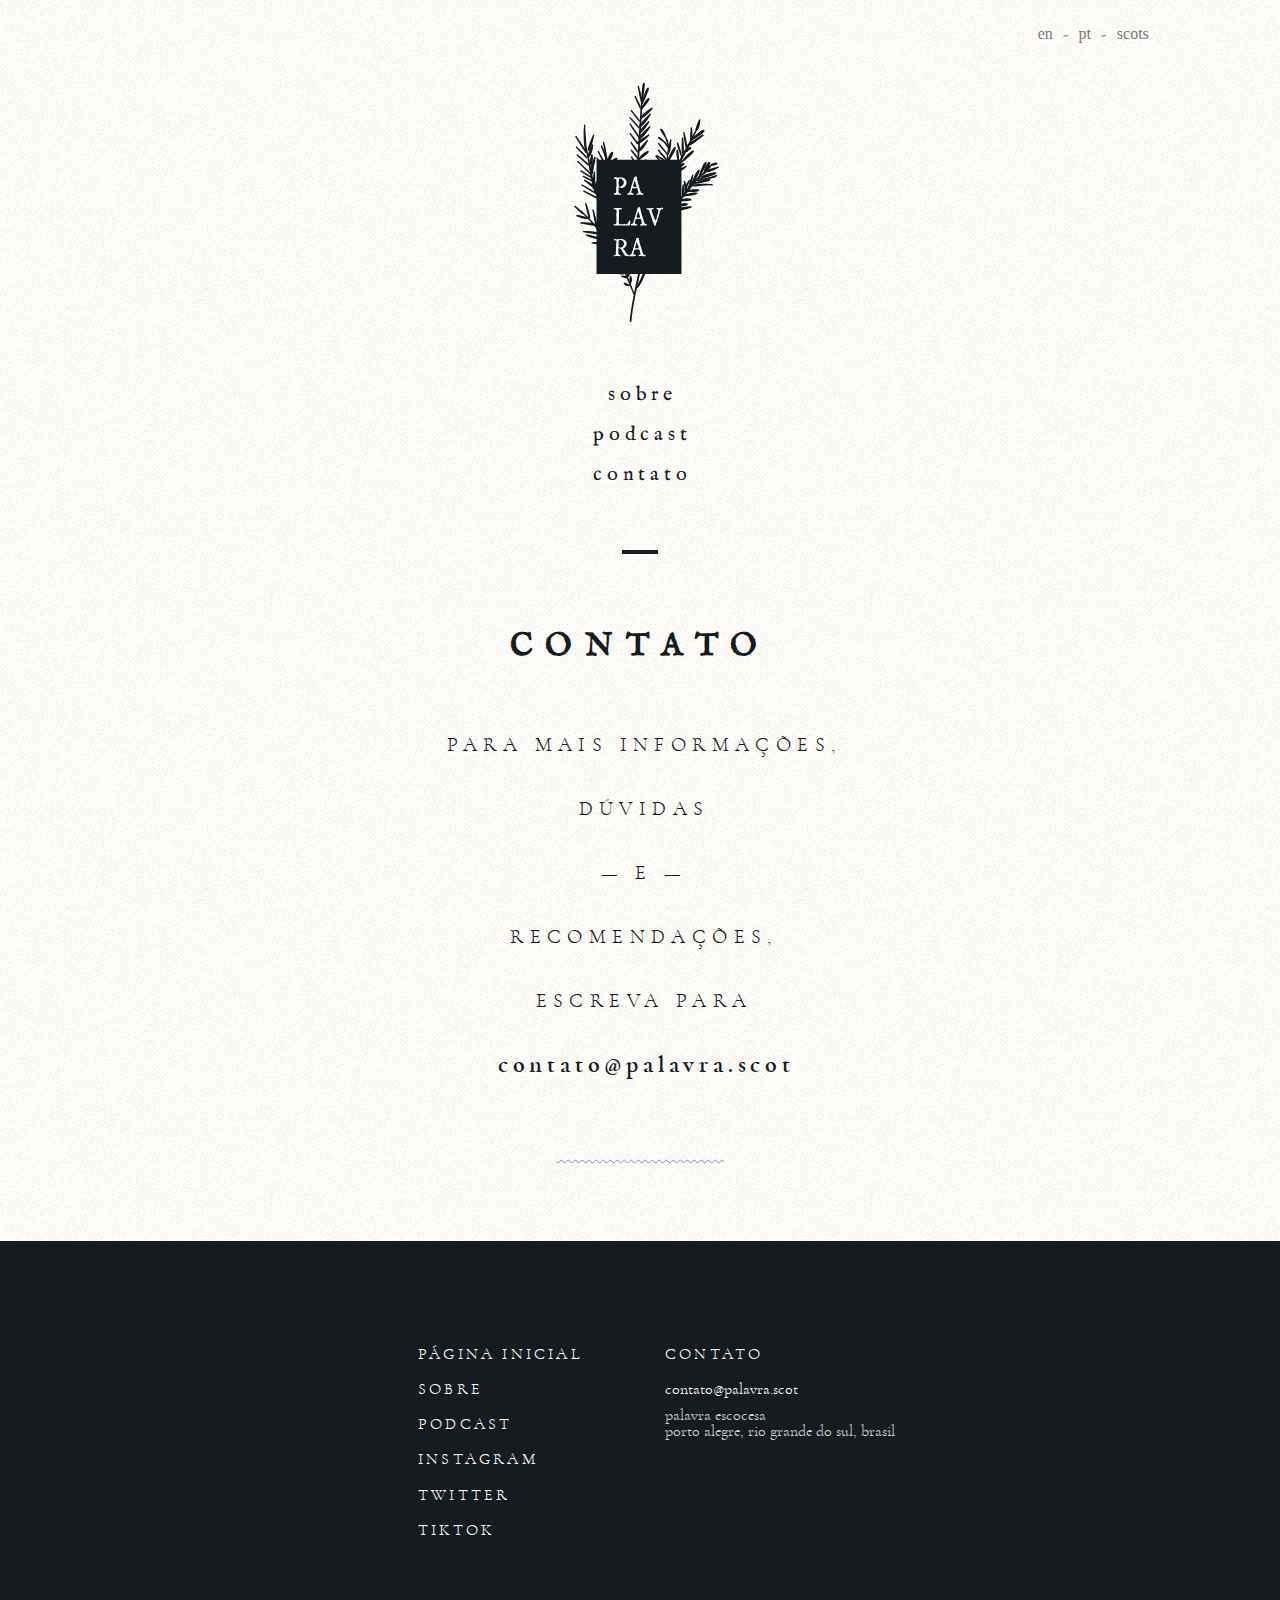
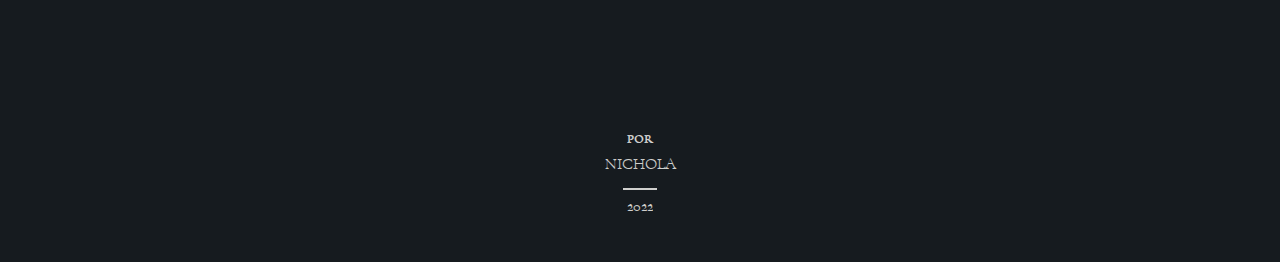
<file: pt/contato.html>
<!DOCTYPE html>
<html lang="pt-BR">
    <head>
        <meta charset="utf-8">
        <title>contato | palavra escocesa</title>
        <meta name="viewport" content="width=device-width, initial-scale=1.0">
        
        <!-- css -->
        <link href="../resources/css/style.css" rel="stylesheet" type="text/css" />
        <link href="../resources/css/page.css" rel="stylesheet" type="text/css" />

        <!-- icon -->
        <link rel="icon" href="../resources/images/favicon-square.png" type="image/x-icon">

        <!-- twitter info -->
        <meta name="twitter:card" content="summary">
        <meta name="twitter:site" content="@palavraescocesa">
        <meta name="twitter:title" content="contato | palavra escocesa">
        <meta name="twitter:description" content="aprenda sobre a língua e a cultura escocesa.">
        <meta name="twitter:image" content="https://palavra.scot/resources/images/site-feature.png">
        <meta name="twitter:image:alt" content="logotipo do palavra escocesa">

        <!-- open graph info -->
        <meta property="og:locale" content="pt_br">
        <meta property="og:site_name" content="palavra escocesa">
        <meta property="og:type" content="article">
        <meta property="og:title" content="contato | palavra escocesa">
        <meta property="og:url" content="https://palavra.scot/">
        <meta property="og:description" content="aprenda sobre a língua e a cultura escocesa.">
    </head>
    <body>
        <nav id="header-idioms">
            <a href="https://palavra.scot/en/contact" id="language-english">en</a>
            <p class="idiom-divider">-</p>
            <a href="https://palavra.scot/contato" id="language-portuguese">pt</a>
            <p class="idiom-divider">-</p>
            <a href="https://palavra.scot/scots/contact" id="language-scots">scots</a>
        </nav>
        <header>
            <div class="logo"> 
                <a href="https://palavra.scot" id="palavra-logo">
                    <img src="../resources/images/palavra.svg" alt="logotipo do palavra escocesa: 
                    'palavra' escrito na frente de um ramo de pinheiro escocês." class="logo-image"/>
                </a>
                <div class="contrast-with-logo"></div>
            </div>
            <nav class="menu">
                <ul>
                    <li class="menu-item">
                        <a href="https://palavra.scot/sobre" id="menu-sobre">sobre</a>
                    </li>
                    <li class="menu-item">
                        <a href="https://palavra.scot/podcast" id="menu-podcast">podcast</a>
                    </li>
                    <li class="menu-item">
                        <a href="https://palavra.scot/contato" id="menu-contato">contato</a>
                    </li>
                </ul>
            </nav>
            <hr class="divider header-divider">
        </header>
        <div class="description">
            <h1>Contato</h1>
            <div class="announcement-text">
                <p id="contact-info">
                    Para mais informações,
                    <br>
                    dúvidas
                    <br class="conjunction">
                    — e —
                    <br>
                    recomendações,
                    <br>
                    escreva para
                    <span id="email-on-text">
                        <a href="mailto:contato@palavra.scot">
                            contato@palavra.scot</a>
                    </span>
            </p>  
            </div>  
            <div class="wavy-divider">&nbsp;&nbsp;</div>  
        </div>
        <footer>
            <div class="footer-content">
                <div class="footer-column">
                    <ul>
                        <li>
                            <a href="https://palavra.scot" 
                            id="footer-pagina-inicial">página inicial</a>
                        </li>
                        <li>
                            <a href="https://palavra.scot/sobre" 
                            id="footer-sobre">sobre</a>
                        </li>
                        <li>
                            <a href="https://palavra.scot/podcast" 
                            id="footer-podcast">podcast</a>
                        </li>
                        <li>
                            <a target="_blank" href="https://instagram.com/palavraescocesa" 
                            id="footer-instagram">instagram</a>
                        </li>
                        <li>
                            <a target="_blank" href="https://twitter.com/palavraescocesa"
                            id="footer-twitter">twitter</a>
                        </li>
                        <li>
                            <a target="_blank" href="https://tiktok.com/@palavraescocesa"
                            id="footer-tiktok">tiktok</a>
                        </li>
                    </ul>
                </div>
                <div class="footer-column">
                    <ul>
                        <li>
                            <a href="https://palavra.scot/contato"
                            id="footer-contato">contato</a>
                        </li>
                        <li>
                            <p>
                                <a href="mailto:contato@palavra.scot" class="email"
                                id="footer-email">contato@palavra.scot</a>
                            </p>
                            <p id="footer-paragraph">
                                palavra escocesa
                                <br>
                                porto alegre, rio grande do sul, brasil
                            </p>
                            </a>
                        </li>
                    </ul>
                </div>
                <div class="footer-column footer-idioms">
                    <ul>
                        <li>
                            idioma do site
                        </li>
                        <li>
                            <a href="https://palavra.scot/en/contact" id="footer-language-english">english</a>
                        </li>
                        <li>
                            <a href="https://palavra.scot/contato" id="footer-language-portuguese">português</a>
                        </li>
                        <li>
                            <a href="https://palavra.scot/scots/contact" id="footer-language-scots">scots</a>
                        </li>
                    </ul>
                </div>
            </div>
            <p id="credits">
                <br>
                <span class="conjunction">por</span>
                <br>
                Nichola
            </p>
            <hr class="footer-divider">
            <p class="footer-year">2022</p>
        </footer>
    </body>
</html>
</file>
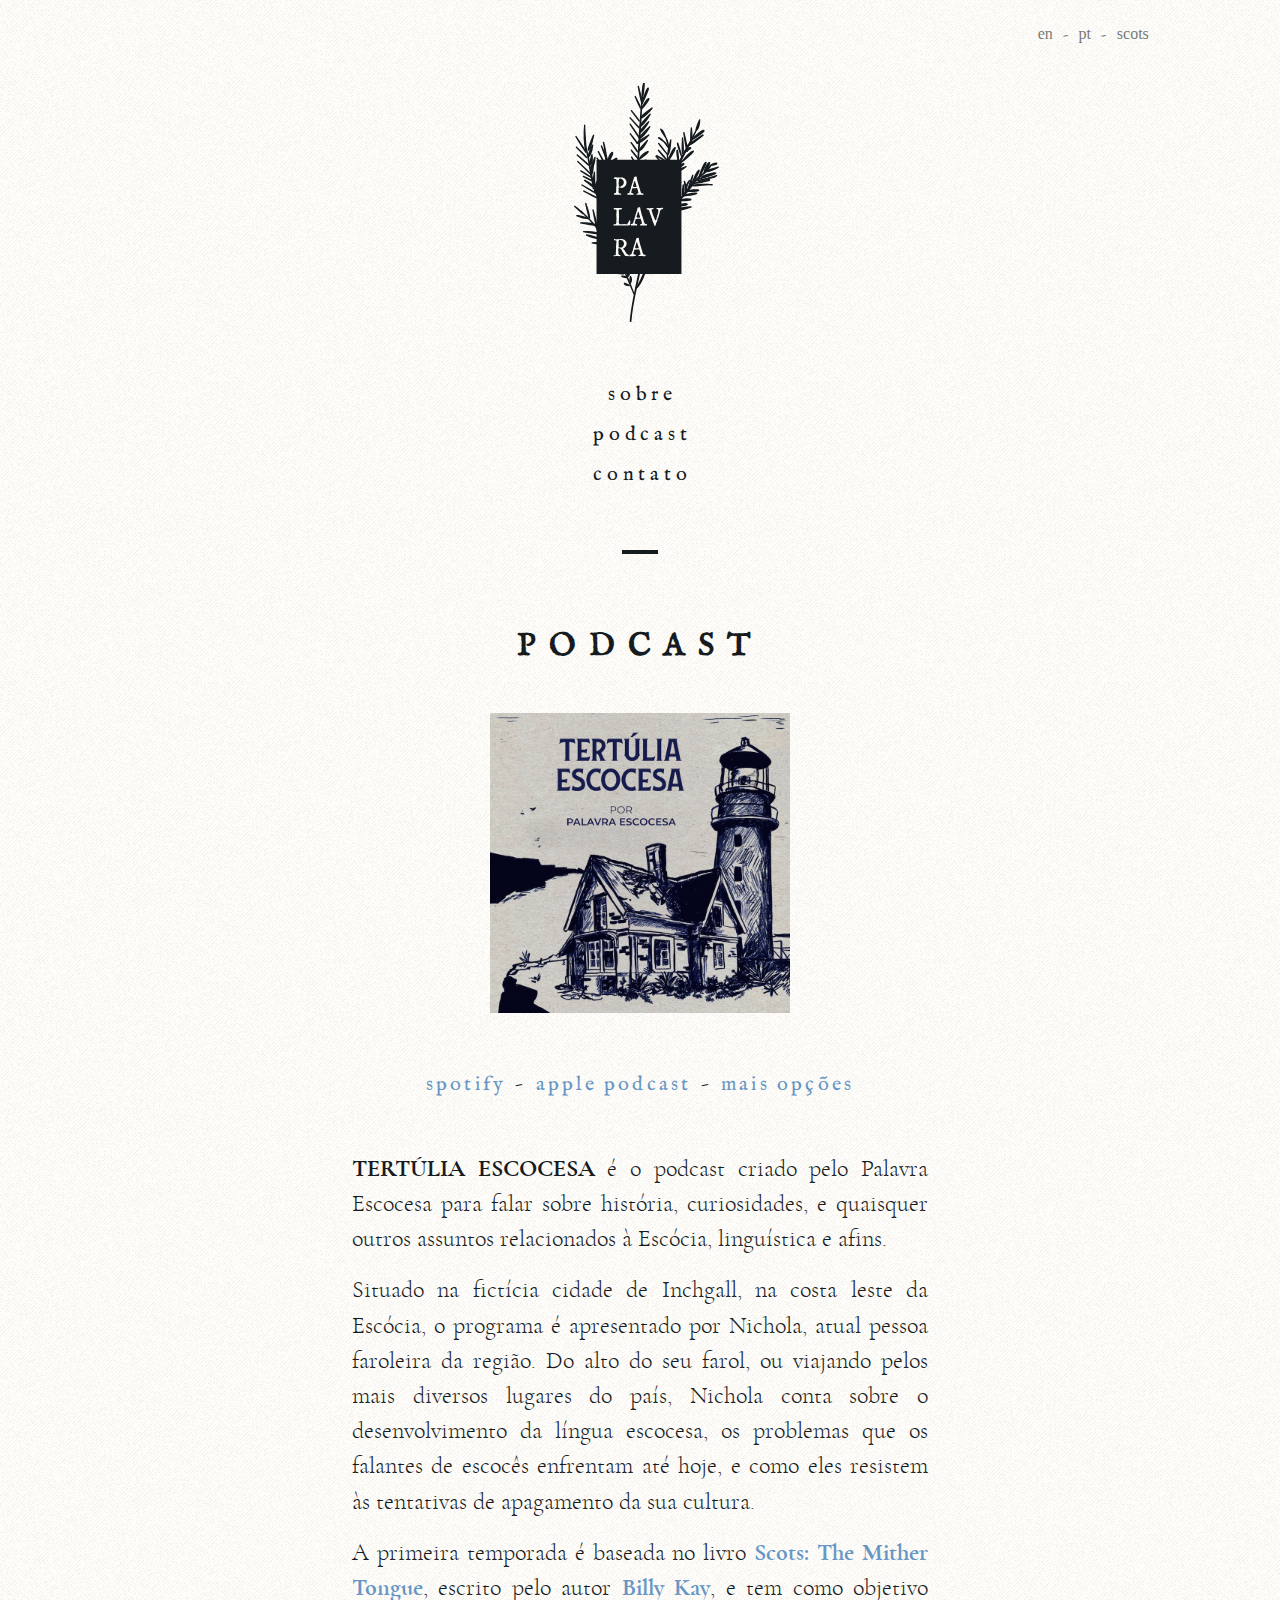
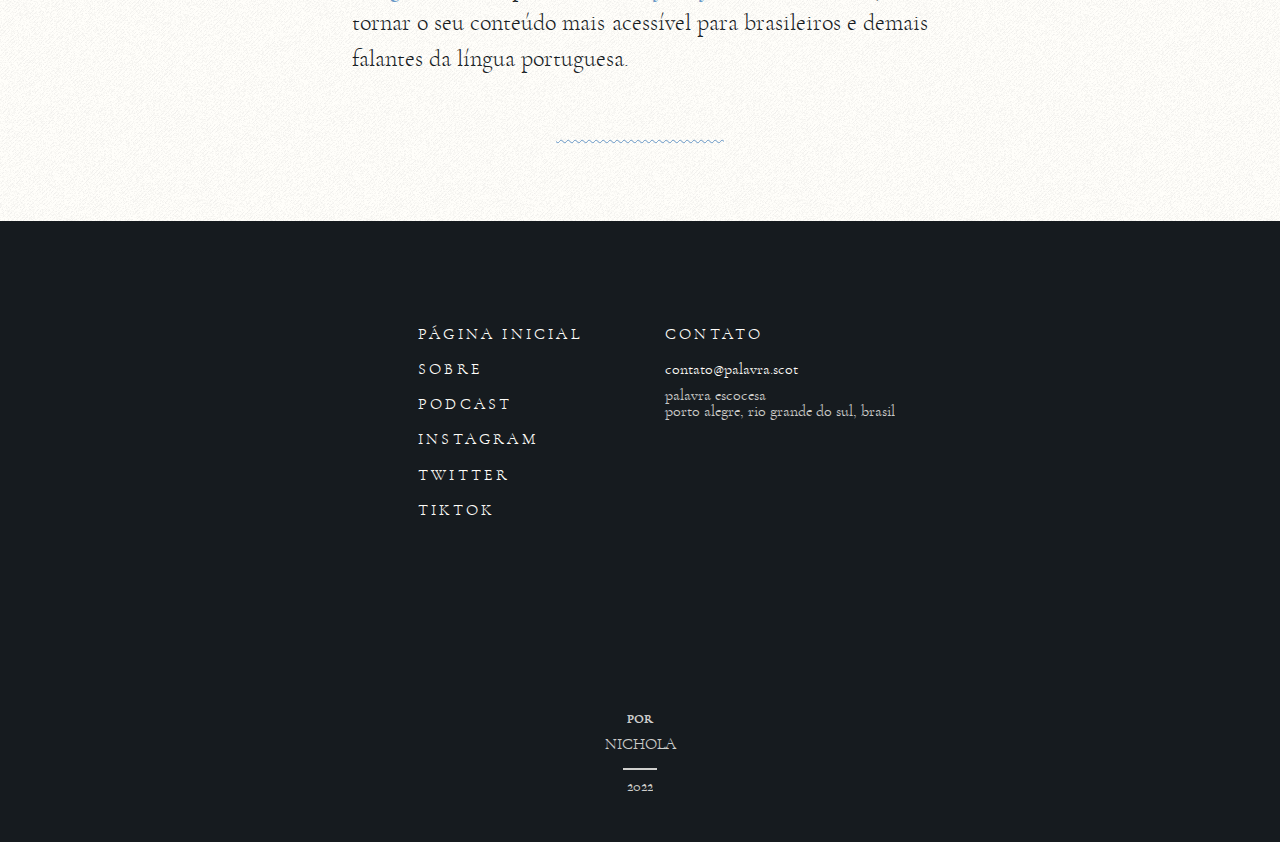
<file: pt/podcast.html>
<!DOCTYPE html>
<html lang="pt-BR">
    <head>
        <meta charset="utf-8">
        <title>podcast | palavra escocesa</title>
        <meta name="viewport" content="width=device-width, initial-scale=1.0">
        
        <!-- css -->
        <link href="../resources/css/style.css" rel="stylesheet" type="text/css" />
        <link href="../resources/css/page.css" rel="stylesheet" type="text/css" />

        <!-- icon -->
        <link rel="icon" href="../resources/images/favicon-square.png" type="image/x-icon">

        <!-- twitter info -->
        <meta name="twitter:card" content="summary">
        <meta name="twitter:site" content="@palavraescocesa">
        <meta name="twitter:title" content="podcast | palavra escocesa">
        <meta name="twitter:description" content="aprenda sobre a língua e a cultura escocesa.">
        <meta name="twitter:image" content="https://palavra.scot/resources/images/site-feature.png">
        <meta name="twitter:image:alt" content="logotipo do palavra escocesa">

        <!-- open graph info -->
        <meta property="og:locale" content="pt_br">
        <meta property="og:site_name" content="palavra escocesa">
        <meta property="og:type" content="article">
        <meta property="og:title" content="podcast | palavra escocesa">
        <meta property="og:url" content="https://palavra.scot/">
        <meta property="og:description" content="aprenda sobre a língua e a cultura escocesa.">
    </head>
    <body>
        <nav id="header-idioms">
            <a href="https://palavra.scot/en/podcast" id="language-english">en</a>
            <p class="idiom-divider">-</p>
            <a href="https://palavra.scot/podcast" id="language-portuguese">pt</a>
            <p class="idiom-divider">-</p>
            <a href="https://palavra.scot/scots/podcast" id="language-scots">scots</a>
        </nav>
        <header>
            <div class="logo"> 
                <a href="https://palavra.scot" id="palavra-logo">
                    <img src="../resources/images/palavra.svg" alt="logotipo do palavra escocesa: 
                    'palavra' escrito na frente de um ramo de pinheiro escocês." class="logo-image"/>
                </a>
                <div class="contrast-with-logo"></div>
            </div>
            <nav class="menu">
                <ul>
                    <li class="menu-item">
                        <a href="https://palavra.scot/sobre" id="menu-sobre">sobre</a>
                    </li>
                    <li class="menu-item">
                        <a href="https://palavra.scot/podcast" id="menu-podcast">podcast</a>
                    </li>
                    <li class="menu-item">
                        <a href="https://palavra.scot/contato" id="menu-contato">contato</a>
                    </li>
                </ul>
            </nav>
            <hr class="divider header-divider">
        </header>
        <div class="description">
            <h1>Podcast</h1>
            <a target="_blank" href="https://www.anchor.fm/palavra-escocesa">
                <img src="../resources/images/podcast-cover.png" id="podcast-cover" 
                alt="capa do podcast Tertúlia Escocesa, por Palavra Escocesa. 
                Na capa, há o desenho de um farol num penhasco com uma casa ao seu lado, o mar, 
                mais penhascos na linha do horizonte, e pássaros voando ao fundo." />
            </a>
            <p class="long-text link-hub link-hub-web">
                <a target="_blank" href="https://open.spotify.com/show/6T62HLpr1GFJ0dkXPWIVKj?si=a4e517e67c5842ed" class="link-in-text">Spotify</a> -  
                <a target="_blank" href="" class="link-in-text">Apple Podcast</a> - 
                <a target="_blank" href="https://anchor.fm/palavra-escocesa" class="link-in-text">Mais opções</a>
            </p>
            <p class="long-text link-hub link-hub-mobile">
                <a target="_blank" href="https://open.spotify.com/show/6T62HLpr1GFJ0dkXPWIVKj?si=a4e517e67c5842ed" class="link-in-text">Spotify</a>
                <br /> 
                <a target="_blank" href="" class="link-in-text">Apple Podcast</a>
                <br /> 
                <a target="_blank" href="https://anchor.fm/palavra-escocesa" class="link-in-text">Mais opções</a>
            </p>
            <p class="long-text">
                <span class="first-word">Tertúlia Escocesa</span> é o podcast criado pelo Palavra Escocesa 
                para falar sobre história, curiosidades, e quaisquer outros assuntos relacionados à Escócia, 
                linguística e afins.</p>
            <br>
            <p class="long-text">
                Situado na fictícia cidade de Inchgall, na costa leste da Escócia, o programa é 
                apresentado por Nichola, atual pessoa faroleira da região. Do alto do seu farol, ou viajando 
                pelos mais diversos lugares do país, Nichola conta sobre o desenvolvimento da língua escocesa, 
                os problemas que os falantes de escocês enfrentam até hoje, e como eles resistem às tentativas de 
                apagamento da sua cultura.</p>
            <br>
            <p class="long-text">
                A primeira temporada é baseada no livro 
                <a href="https://www.audible.com/pd/Scots-The-Mither-Tongue-Audiobook/B09LXHX36X" class="link-in-text">
                    Scots: The Mither Tongue</a>, 
                escrito pelo autor 
                <a href="https://twitter.com/billykayscot" class="link-in-text">Billy Kay</a>, 
                e tem como objetivo tornar o seu conteúdo mais acessível para brasileiros e demais 
                falantes da língua portuguesa.</p>
            <div class="wavy-divider">&nbsp;&nbsp;</div>            
        </div>
        <footer>
            <div class="footer-content">
                <div class="footer-column">
                    <ul>
                        <li>
                            <a href="https://palavra.scot" 
                            id="footer-pagina-inicial">página inicial</a>
                        </li>
                        <li>
                            <a href="https://palavra.scot/sobre" 
                            id="footer-sobre">sobre</a>
                        </li>
                        <li>
                            <a href="https://palavra.scot/podcast" 
                            id="footer-podcast">podcast</a>
                        </li>
                        <li>
                            <a target="_blank" href="https://instagram.com/palavraescocesa" 
                            id="footer-instagram">instagram</a>
                        </li>
                        <li>
                            <a target="_blank" href="https://twitter.com/palavraescocesa"
                            id="footer-twitter">twitter</a>
                        </li>
                        <li>
                            <a target="_blank" href="https://tiktok.com/@palavraescocesa"
                            id="footer-tiktok">tiktok</a>
                        </li>
                    </ul>
                </div>
                <div class="footer-column">
                    <ul>
                        <li>
                            <a href="https://palavra.scot/contato"
                            id="footer-contato">contato</a>
                        </li>
                        <li>
                            <p>
                                <a href="mailto:contato@palavra.scot" class="email"
                                id="footer-email">contato@palavra.scot</a>
                            </p>
                            <p id="footer-paragraph">
                                palavra escocesa
                                <br>
                                porto alegre, rio grande do sul, brasil
                            </p>
                            </a>
                        </li>
                    </ul>
                </div>
                <div class="footer-column footer-idioms">
                    <ul>
                        <li>
                            idioma do site
                        </li>
                        <li>
                            <a href="https://palavra.scot/en/podcast" id="footer-language-english">english</a>
                        </li>
                        <li>
                            <a href="https://palavra.scot/podcast" id="footer-language-portuguese">português</a>
                        </li>
                        <li>
                            <a href="https://palavra.scot/scots/podcast" id="footer-language-scots">scots</a>
                        </li>
                    </ul>
                </div>
            </div>
            <p id="credits">
                <br>
                <span class="conjunction">por</span>
                <br>
                Nichola
            </p>
            <hr class="footer-divider">
            <p class="footer-year">2022</p>
        </footer>
    </body>
</html>
</file>
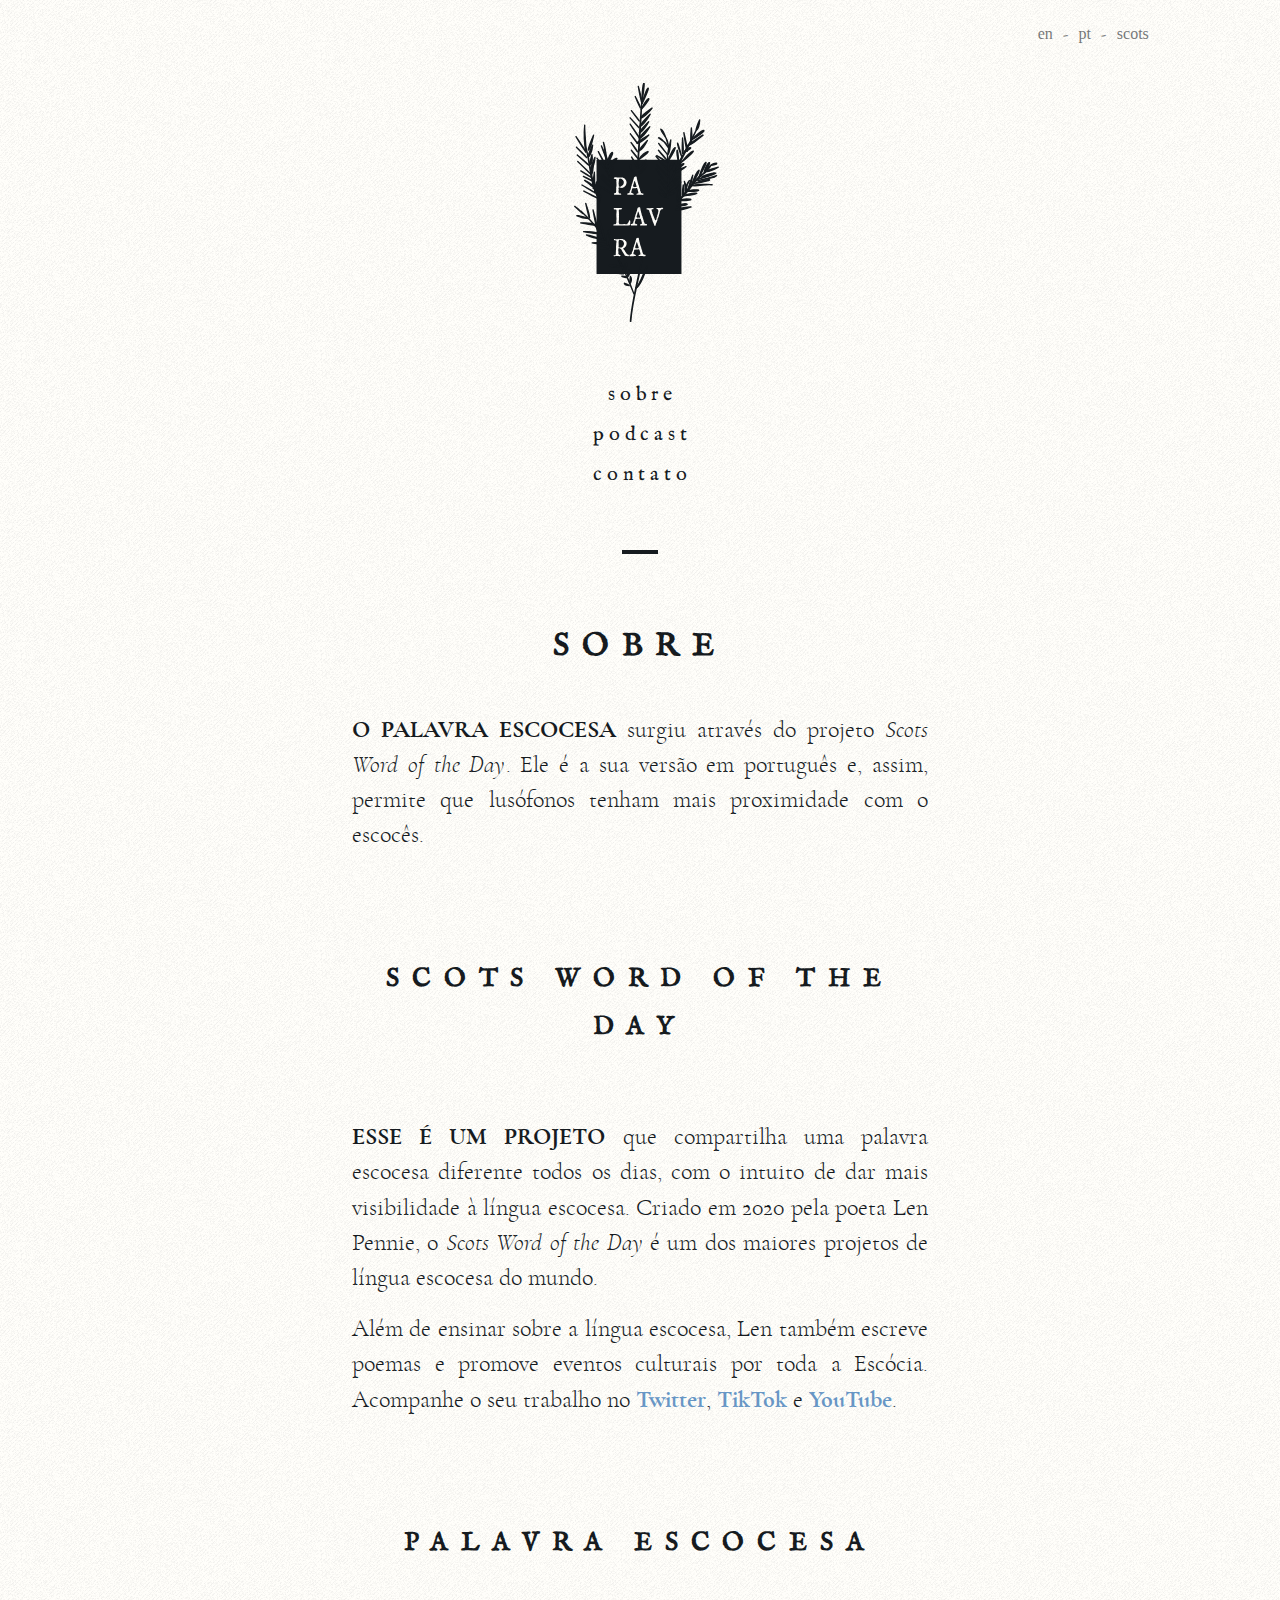
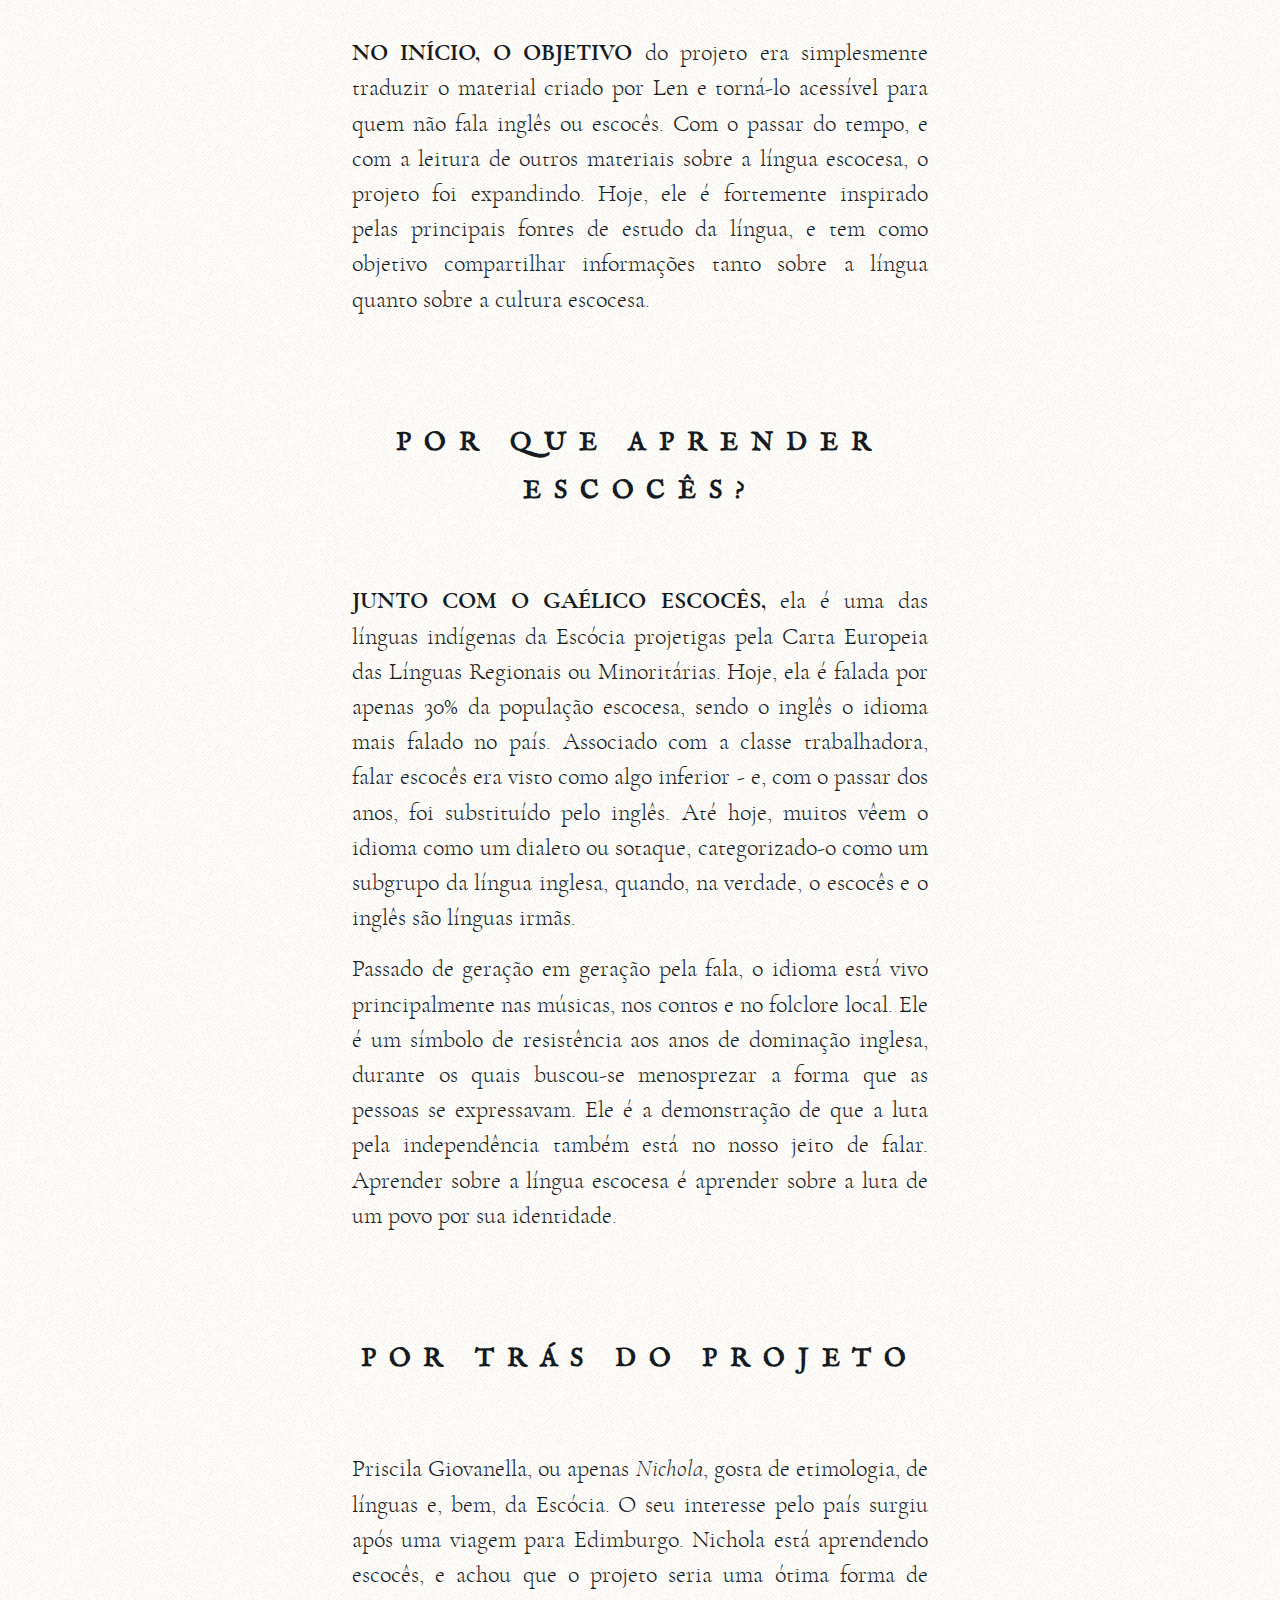
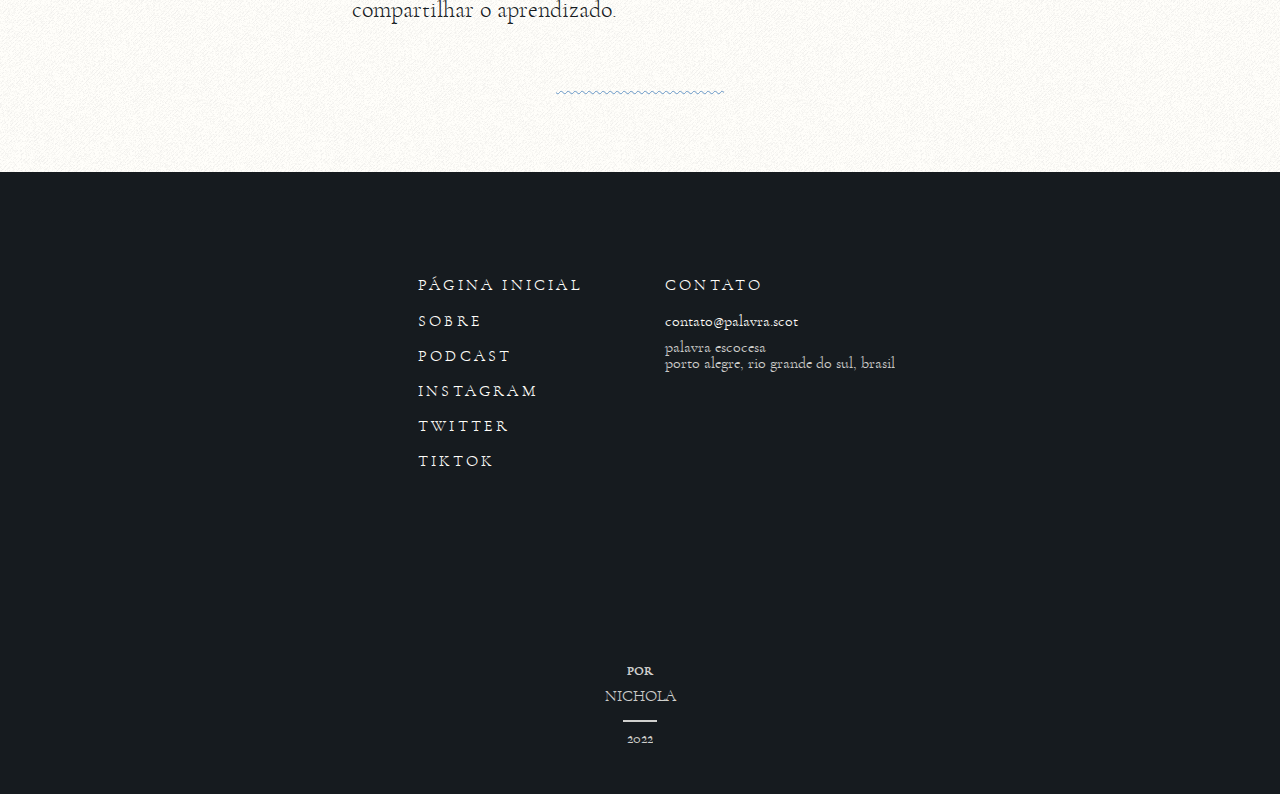
<file: pt/sobre.html>
<!DOCTYPE html>
<html lang="pt-BR">
    <head>
        <meta charset="utf-8">
        <title>sobre | palavra escocesa</title>
        <meta name="viewport" content="width=device-width, initial-scale=1.0">
        
        <!-- css -->
        <link href="../resources/css/style.css" rel="stylesheet" type="text/css" />
        <link href="../resources/css/page.css" rel="stylesheet" type="text/css" />

        <!-- icon -->
        <link rel="icon" href="../resources/images/favicon-square.png" type="image/x-icon">

        <!-- twitter info -->
        <meta name="twitter:card" content="summary">
        <meta name="twitter:site" content="@palavraescocesa">
        <meta name="twitter:title" content="sobre | palavra escocesa">
        <meta name="twitter:description" content="aprenda sobre a língua e a cultura escocesa.">
        <meta name="twitter:image" content="https://palavra.scot/resources/images/site-feature.png">
        <meta name="twitter:image:alt" content="logotipo do palavra escocesa">

        <!-- open graph info -->
        <meta property="og:locale" content="pt_br">
        <meta property="og:site_name" content="palavra escocesa">
        <meta property="og:type" content="article">
        <meta property="og:title" content="sobre | palavra escocesa">
        <meta property="og:url" content="https://palavra.scot/">
        <meta property="og:description" content="aprenda sobre a língua e a cultura escocesa.">
    </head>
    <body>
        <nav id="header-idioms">
            <a href="https://palavra.scot/en/about" id="language-english">en</a>
            <p class="idiom-divider">-</p>
            <a href="https://palavra.scot/sobre" id="language-portuguese">pt</a>
            <p class="idiom-divider">-</p>
            <a href="https://palavra.scot/scots/aboot" id="language-scots">scots</a>
        </nav>
        <header>
            <div class="logo"> 
                <a href="https://palavra.scot" id="palavra-logo">
                    <img src="../resources/images/palavra.svg" alt="logotipo do palavra escocesa: 
                    'palavra' escrito na frente de um ramo de pinheiro escocês." class="logo-image"/>
                </a>
                <div class="contrast-with-logo"></div>
            </div>
            <nav class="menu">
                <ul>
                    <li class="menu-item">
                        <a href="https://palavra.scot/sobre" id="menu-sobre">sobre</a>
                    </li>
                    <li class="menu-item">
                        <a href="https://palavra.scot/podcast" id="menu-podcast">podcast</a>
                    </li>
                    <li class="menu-item">
                        <a href="https://palavra.scot/contato" id="menu-contato">contato</a>
                    </li>
                </ul>
            </nav>
            <hr class="divider header-divider">
        </header>
        <div class="description">
            <h1>Sobre</h1>
            <p class="long-text">
                <span class="first-word">O Palavra Escocesa</span> surgiu através do projeto <span class="italic-text">Scots Word of the Day</span>. Ele é a sua versão em português e,
                assim, permite que lusófonos tenham mais proximidade com o escocês.
            </p>

            <div class="topic">
                <h2>Scots Word of the Day</h2>
                <p class="long-text">
                    <span class="first-word">Esse é um projeto</span> que compartilha uma palavra escocesa diferente 
                    todos os dias, com o intuito de dar mais visibilidade à língua escocesa.
                    Criado em 2020 pela poeta Len Pennie, o 
                    <span class="italic-text">Scots Word of the Day</span> é um 
                    dos maiores projetos de língua escocesa do mundo.
                </p>
                <br>
                <p class="long-text">
                    Além de ensinar sobre a língua escocesa, Len também escreve poemas e
                    promove eventos culturais por toda a Escócia.
                    Acompanhe o seu trabalho no <a href="https://twitter.com/Lenniesaurus" class="link-in-text">Twitter</a>,
                    <a href="https://tiktok.com/@misspunnypennie" class="link-in-text">TikTok</a> e 
                    <a href="https://www.youtube.com/channel/UCNtTXIIxnGPPi8r1JlIbJgQ" class="link-in-text">YouTube</a>.
                </p>
            </div>

            <div class="topic">
                <h2>Palavra Escocesa</h2>
                <p class="long-text">
                    <span class="first-word">No início, o objetivo</span> do projeto era simplesmente traduzir o material criado 
                    por Len e torná-lo acessível para quem não fala inglês ou escocês. Com o 
                    passar do tempo, e com a leitura de outros materiais sobre a língua escocesa, 
                    o projeto foi expandindo. Hoje, ele é fortemente inspirado pelas principais 
                    fontes de estudo da língua, e tem como objetivo compartilhar informações 
                    tanto sobre a língua quanto sobre a cultura escocesa. 
                </p>
            </div>

            <div class="topic">
                <h2>Por que aprender escocês?</h2>

                <p class="long-text">
                    <span class="first-word">Junto com o gaélico escocês,</span> ela é uma das línguas indígenas
                    da Escócia projetigas pela Carta Europeia das Línguas Regionais ou Minoritárias. Hoje, ela é falada
                    por apenas 30% da população escocesa, sendo o inglês o idioma mais falado no país. 
                    Associado com a classe trabalhadora, falar escocês era visto como algo inferior - e, com o passar dos anos, foi
                    substituído pelo inglês. Até hoje, muitos vêem o idioma como um dialeto ou sotaque,
                    categorizado-o como um subgrupo da língua inglesa, quando, na verdade, o escocês e o inglês são línguas irmãs.</p> 
                <br>
                <p class="long-text">
                    Passado de geração em geração pela fala, o idioma está vivo principalmente 
                    nas músicas, nos contos e no folclore local. Ele é um símbolo de resistência aos anos de dominação inglesa, 
                    durante os quais buscou-se menosprezar a forma que as pessoas se expressavam. Ele é a demonstração
                    de que a luta pela independência também está no nosso jeito de falar. 
                    Aprender sobre a língua escocesa é aprender sobre a luta de um povo por sua identidade.
                </p>
            </div>

            <div class="topic">
                <h2>Por trás do projeto</h2>
                <p class="long-text">Priscila Giovanella, ou apenas <span class="italic-text">Nichola</span>,
                    gosta de etimologia, de línguas e, bem, da Escócia. O seu interesse pelo país surgiu após uma viagem para Edimburgo. 
                    Nichola está aprendendo escocês, e achou que o projeto seria uma ótima forma de compartilhar o aprendizado. 
                </p>
            </div>
            <div class="wavy-divider">&nbsp;&nbsp;</div>            
        </div>
        <footer>
            <div class="footer-content">
                <div class="footer-column">
                    <ul>
                        <li>
                            <a href="https://palavra.scot" 
                            id="footer-pagina-inicial">página inicial</a>
                        </li>
                        <li>
                            <a href="https://palavra.scot/sobre" 
                            id="footer-sobre">sobre</a>
                        </li>
                        <li>
                            <a href="https://palavra.scot/podcast" 
                            id="footer-podcast">podcast</a>
                        </li>
                        <li>
                            <a target="_blank" href="https://instagram.com/palavraescocesa" 
                            id="footer-instagram">instagram</a>
                        </li>
                        <li>
                            <a target="_blank" href="https://twitter.com/palavraescocesa"
                            id="footer-twitter">twitter</a>
                        </li>
                        <li>
                            <a target="_blank" href="https://tiktok.com/@palavraescocesa"
                            id="footer-tiktok">tiktok</a>
                        </li>
                    </ul>
                </div>
                <div class="footer-column">
                    <ul>
                        <li>
                            <a href="https://palavra.scot/contato"
                            id="footer-contato">contato</a>
                        </li>
                        <li>
                            <p>
                                <a href="mailto:contato@palavra.scot" class="email"
                                id="footer-email">contato@palavra.scot</a>
                            </p>
                            <p id="footer-paragraph">
                                palavra escocesa
                                <br>
                                porto alegre, rio grande do sul, brasil
                            </p>
                            </a>
                        </li>
                    </ul>
                </div>
                <div class="footer-column footer-idioms">
                    <ul>
                        <li>
                            idioma do site
                        </li>
                        <li>
                            <a href="https://palavra.scot/en/about" id="footer-language-english">english</a>
                        </li>
                        <li>
                            <a href="https://palavra.scot/sobre" id="footer-language-portuguese">português</a>
                        </li>
                        <li>
                            <a href="https://palavra.scot/scots/aboot" id="footer-language-scots">scots</a>
                        </li>
                    </ul>
                </div>
            </div>
            <p id="credits">
                <br>
                <span class="conjunction">por</span>
                <br>
                Nichola
            </p>
            <hr class="footer-divider">
            <p class="footer-year">2022</p>
        </footer>
    </body>
</html>
</file>
<file: resources/css/style.css>
/* fonts */

@font-face {
    font-family: 'IM Fell English';
    src: url('../fonts/imfellenglish-regular-webfont.woff2') format('woff2'),
         url('../fonts/imfellenglish-regular-webfont.woff') format('woff');
    font-weight: normal;
    font-style: normal;
}

@font-face {
    font-family: 'IM Fell English Italic';
    src: url('../fonts/imfellenglish-italic-webfont.woff2') format('woff2'),
         url('../fonts/imfellenglish-italic-webfont.woff') format('woff');
    font-weight: normal;
    font-style: normal;
}

@font-face {
    font-family: 'Garamond Bold';
    src: url('../fonts/cormorantgaramond-bold-webfont.woff2') format('woff2'),
         url('../fonts/cormorantgaramond-bold-webfont.woff') format('woff');
    font-weight: normal;
    font-style: normal;
}

@font-face {
    font-family: 'Garamond Light';
    src: url('../fonts/cormorantgaramond-light-webfont.woff2') format('woff2'),
         url('../fonts/cormorantgaramond-light-webfont.woff') format('woff');
    font-weight: normal;
    font-style: normal;
}

@font-face {
    font-family: 'Garamond Light Italic';
    src: url('../fonts/cormorantgaramond-lightitalic-webfont.woff2') format('woff2'),
         url('../fonts/cormorantgaramond-lightitalic-webfont.woff') format('woff');
    font-weight: normal;
    font-style: normal;
}

/* vars */

:root {
    --paper-sheet-grey: #fffefa;
    --scots-navy: #161b1f;
    --soft-charcoal: #5D7383;
    --anti-royalty-blue: #6796C5;
    --soft-blue: #9AB8D6;
}

/* pseudo-elements */

a:focus {
    outline-color: var(--anti-royalty-blue);
}

::selection {
    background: var(--anti-royalty-blue);
    color: var(--paper-sheet-grey);
}

/* body */

body {
    margin: 0;
    padding: 0;
    background-color: var(--paper-sheet-grey);
    /* background-color: #fff; */
    color: var(--scots-navy);
    font-family: 'Garamond Light', serif;
    background-image: url('../images/bg-groovepaper.png');
}

/* header */

header {
    padding: 1rem 15% 3rem 15%;
    position: relative;
}

/* only visible on big screens */
#header-idioms {
    position: relative;
    text-align: right;
    padding: 1rem 0;
    max-width: 90%;
    font-size: 1rem;
    color: var(--scots-navy);
    opacity: 60%;
}

#header-idioms a {
    color: var(--scots-navy);
    font-family: 'IM Fell DW Pica', serif;
    text-decoration: none;
    line-height: 2.2rem;
    padding: .2rem .2rem 0 .2rem;
}

#header-idioms a:hover,
#header-idioms a:focus-visible,
#header-idioms a:focus { 
    background: var(--scots-navy);
    color: var(--paper-sheet-grey)
    
}

.idiom-divider {
    display: inline;
    padding: 0 .2rem;
}

/* logo */

.logo {
    text-align: center;
    position: relative;
    z-index: 1;
}

.contrast-with-logo:before, .contrast-with-logo:after {
    position: absolute;
    width: 10rem;
    height: 5.2rem;
    display: block;
    margin-left: auto;
    margin-right: auto;
    content: "";
    top: 50%;
    left: 0; 
    right: 0;
    z-index: -1;
    transform: translateY(-35%);
    opacity: 0;
}

.logo-image {
    width: 10rem;
    max-width: 385px;
    height: auto;
}

#palavra-logo:hover ~ .contrast-with-logo:after {
    opacity: 100%;
    background-color: var(--soft-blue);
}

#palavra-logo:focus-visible ~ .contrast-with-logo:after {
    opacity: 100%;
    background-color: var(--soft-blue);
}


#palavra-logo:focus ~ .contrast-with-logo:after {
    opacity: 100%;
    background-color: var(--soft-blue);
}

/* menu */

ul {
    margin: 0;
}

.menu ul {
    padding: 3rem 0;
    list-style-type: none;
}

.menu-item {
    padding: 0 5rem;
    text-align: center;
}

.menu-item a {
    color: var(--scots-navy);
    text-decoration: none;
    font-family: 'IM Fell English', serif;
    font-size: 1.25rem;
    line-height: 2.5rem;
    letter-spacing: .3rem;
    padding: .2rem .2rem .2rem .5rem;
    /* padding-left: .3rem; */
}

.menu-item a:hover,
.menu-item a:focus-visible,
.menu-item a:focus {
    background-color: var(--anti-royalty-blue);
    color: var(--paper-sheet-grey);
}

.header-divider {
    width: 2rem;
}

.divider {
    border-width: 2px;
    background: var(--scots-navy);
    text-align: center;
    color: var(--scots-navy);
    border-style: solid;
}

/* content */

.description {
    margin-left: auto;
    margin-right: auto;
    padding-bottom: 1rem;
    text-align: center;
    width: 45%;
    max-width: 50rem;
}

.first-word {
    font-size: 1.5rem;
    font-family: 'Garamond Bold', serif;
    text-transform: uppercase;
    display: inline;
}

.description .plain-text {
    font-size: 1.5rem;
    line-height: 1.8rem;
    display: inline;
}

.announcement-text {
    font-size: 1.25rem;
    text-transform: uppercase;
    letter-spacing: .4rem;
    margin-right: -0.5rem;
    line-height: 3rem;
}

.accent-text {
    font-size: 1.8rem;
    font-family: 'IM Fell English Italic', serif;
    text-transform: capitalize;
    line-height: 3rem;
}

.link-in-text {
    text-decoration: none;
    color: var(--scots-navy);
}

.link-in-text:hover, 
.link-in-text:focus-visible,
.link-in-text:focus {
    color: var(--anti-royalty-blue);
    text-decoration-color: var(--anti-royalty-blue);
    text-decoration: underline;
    text-decoration-style: wavy;
    text-decoration-thickness: 1px;
    text-underline-offset: 5px;
}

.content-divider {
    width: 5rem;
    border-width: 1px;
    text-align: center;
    color: var(--scots-navy);
    background: var(--scots-navy);
    opacity: 30%;
    border-style: solid;
    margin: 3rem auto 3rem auto;
}

.wavy-divider {
    margin: 3rem auto 4rem auto;
    word-spacing: 5rem;
    text-decoration: underline;
    text-decoration-style: wavy;
    text-decoration-thickness: 1px;
    text-decoration-color: var(--anti-royalty-blue);
}

/* footer */

footer {
    background-color: var(--scots-navy);
    color: var(--paper-sheet-grey);
    padding: 3rem 15%;
    bottom: 0;
    font-size: 1rem;
}

.footer-content {
    display: grid;
    grid-template-columns: 1fr 1fr;
    max-width: 35rem;
    margin-left: auto;
    margin-right: auto;
    padding: 3rem 0 10rem 0;
}

footer ul a {
    color: var(--paper-sheet-grey);
    font-family: 'Garamond Light', serif;
    letter-spacing: .2rem;
    text-transform: uppercase;
    text-decoration: none;
    line-height: 2.2em;
}

footer a:hover,
footer a:focus-visible,
footer a:focus {
    text-decoration: underline;
    text-decoration-style: wavy;
    text-decoration-thickness: 1px;
    text-underline-offset: 4px;
}
.footer-column {
    display: block;
    margin-left: auto;
    margin-right: auto;
}

.footer-column ul {
    text-align: left;
    list-style-type: none;
    padding-left: 0;
}

.email {
    opacity: 100%;
    text-transform: lowercase;
    letter-spacing: 0;
}

footer p {
    margin: 0;
}

#footer-paragraph {
    opacity: 80%;
}

#credits {
    text-transform: uppercase;
    text-align: center;
    padding-bottom: .5rem;
    opacity: 80%;
}

.conjunction {
    font-size: 0.8em;
    font-family: 'Garamond Bold', serif;
    line-height: 2rem;
    text-transform: uppercase;
}

/* only visible on mobile */
.footer-idioms {
    display: none;
}

.footer-divider {
    color: var(--paper-sheet-grey);
    background: var(--paper-sheet-grey);
    opacity: 80%;
    width: 2rem;
    text-align: center;
    border-style: solid;
    border-width: 1px;
}

.footer-year {
    opacity: 80%;
    text-align: center;
    margin-top: 0;
}

/* mobile */

@media only screen and (max-width: 812px) {
    
    /* header */

    #header-idioms {
        display: none;
    }

    .logo {
        padding-top: 2rem;
    }

    .logo-image {
        width: 5rem;
        height: auto;
    }

    .contrast-with-logo {
        display: none;
    }

    /* menu */

    .menu-item {
        padding-left: 0;
        padding-right: 0;
    }

    /* description */

    .description {
        width: 70%;
        max-width: 80%;
    }

    .announcement-text {
        letter-spacing: .3rem;
    }

    .accent-text {
        font-size: 1.1rem;
    }

    /* footer */

    .footer-content {
        display: grid;
        grid-template-columns: 1fr;
        width: 80%;
        max-width: 80%;
        margin-left: auto;
        margin-right: auto;
        padding: 1rem 0 2rem 0;
    }

    .footer-column {
        padding-bottom: 3rem;
    }

    .footer-column ul {
        text-align: center;
    }

    .footer-idioms {
        display: block;
    }

    .footer-idioms li:first-child {
        text-transform: uppercase;
        letter-spacing: .2rem;
        padding: .5rem 0;
    }

    #footer-language-english, #footer-language-portuguese, #footer-language-scots {
        font-family: 'Garamond Light Italic', serif;
        text-transform: lowercase;
    } 
}
</file>
<file: resources/css/page.css>
/* fonts */

@font-face {
    font-family: 'IM Fell English';
    src: url('../fonts/imfellenglish-regular-webfont.woff2') format('woff2'),
         url('../fonts/imfellenglish-regular-webfont.woff') format('woff');
    font-weight: normal;
    font-style: normal;
}

@font-face {
    font-family: 'IM Fell English Italic';
    src: url('../fonts/imfellenglish-italic-webfont.woff2') format('woff2'),
         url('../fonts/imfellenglish-italic-webfont.woff') format('woff');
    font-weight: normal;
    font-style: normal;
}

@font-face {
    font-family: 'Garamond Bold';
    src: url('../fonts/cormorantgaramond-bold-webfont.woff2') format('woff2'),
         url('../fonts/cormorantgaramond-bold-webfont.woff') format('woff');
    font-weight: normal;
    font-style: normal;
}

@font-face {
    font-family: 'Garamond Light';
    src: url('../fonts/cormorantgaramond-light-webfont.woff2') format('woff2'),
         url('../fonts/cormorantgaramond-light-webfont.woff') format('woff');
    font-weight: normal;
    font-style: normal;
}

@font-face {
    font-family: 'Garamond Light Italic';
    src: url('../fonts/cormorantgaramond-lightitalic-webfont.woff2') format('woff2'),
         url('../fonts/cormorantgaramond-lightitalic-webfont.woff') format('woff');
    font-weight: normal;
    font-style: normal;
}

/* vars */

:root {
    --paper-sheet-grey: #fffefa;
    --scots-navy: #161b1f;
    --soft-charcoal: #5D7383;
    --anti-royalty-blue: #6796C5;
    --soft-blue: #9AB8D6;
}

/* page title */

h1 {
    font-size: 2rem;
    font-family: 'IM Fell English', serif;
    text-transform: uppercase;
    letter-spacing: .8rem;
    padding: 1rem 0 3rem 0;
    margin: 0;
}

/* content */

.announcement-text {
    line-height: 4rem;
}

#email-on-text {
    display: block;
    font-family: 'Garamond Bold', serif;
    font-size: 1.5rem;
    text-transform: lowercase;
    letter-spacing: .3rem;
}

#email-on-text a {
    text-decoration: none;
    color: var(--scots-navy);
    padding: 0 0 .3rem .3rem;
}

#email-on-text a:hover,
#email-on-text a:focus-visible,
#email-on-text a:focus {
    background: var(--anti-royalty-blue);
    color: var(--paper-sheet-grey);
}

.error-text {
    font-family: 'Garamond Light Italic', serif;
    font-size: 1rem;
    line-height: 3rem;
}

.foreign-text {
    padding-bottom: 1rem;
}

/* about */

.first-word-but-smaller {
    font-size: 1.3rem;
    text-transform: uppercase;
    font-family: 'Garamond Light', serif;
}

.italic-text {
    font-family: 'Garamond Light Italic', serif;
}

h2 {
    font-size: 1.6rem;
    font-family: 'IM Fell English', serif;
    text-transform: uppercase;
    letter-spacing: .8rem;
    padding-bottom: 3rem;
    line-height: 3rem;
}

.topic {
    padding-top: 5rem;
}

.long-text {
    font-size: 1.5rem;
    line-height: 2.2rem;
    text-align: justify;
    margin: 0;
}

.long-text a {
    color: var(--anti-royalty-blue);
    font-family: 'Garamond Bold', serif;
}

/* contact */
#contact-info {
    margin: 0;
}

/* podcast */
#podcast-cover {
    width: 300px;
    padding-bottom: 3rem;
}

.link-hub a {
    text-transform: lowercase;
    font-family: 'IM Fell English', serif;
    font-size: 1.25rem;
    line-height: 2.5rem;
}

.link-hub-web {
    display: block;
    text-align: center;
    margin-bottom: 3rem;
    letter-spacing: .2rem;
}

.link-hub-mobile {
    display: none;
}

/* mobile */
@media only screen and (max-width: 812px) {
    .error-divider {
        width: 70%;
    }

    #email-on-text {
        font-size: 1rem;
    }

    /* podcast */

    #podcast-cover {
        width: 100%;
    }

    .link-hub-web {
        display: none;
    }

    .link-hub-mobile {
        display: block;
        text-align: center;
        margin-bottom: 3rem;
    }

    .link-hub-mobile a {
        letter-spacing: .3rem;
    }
}
</file>
